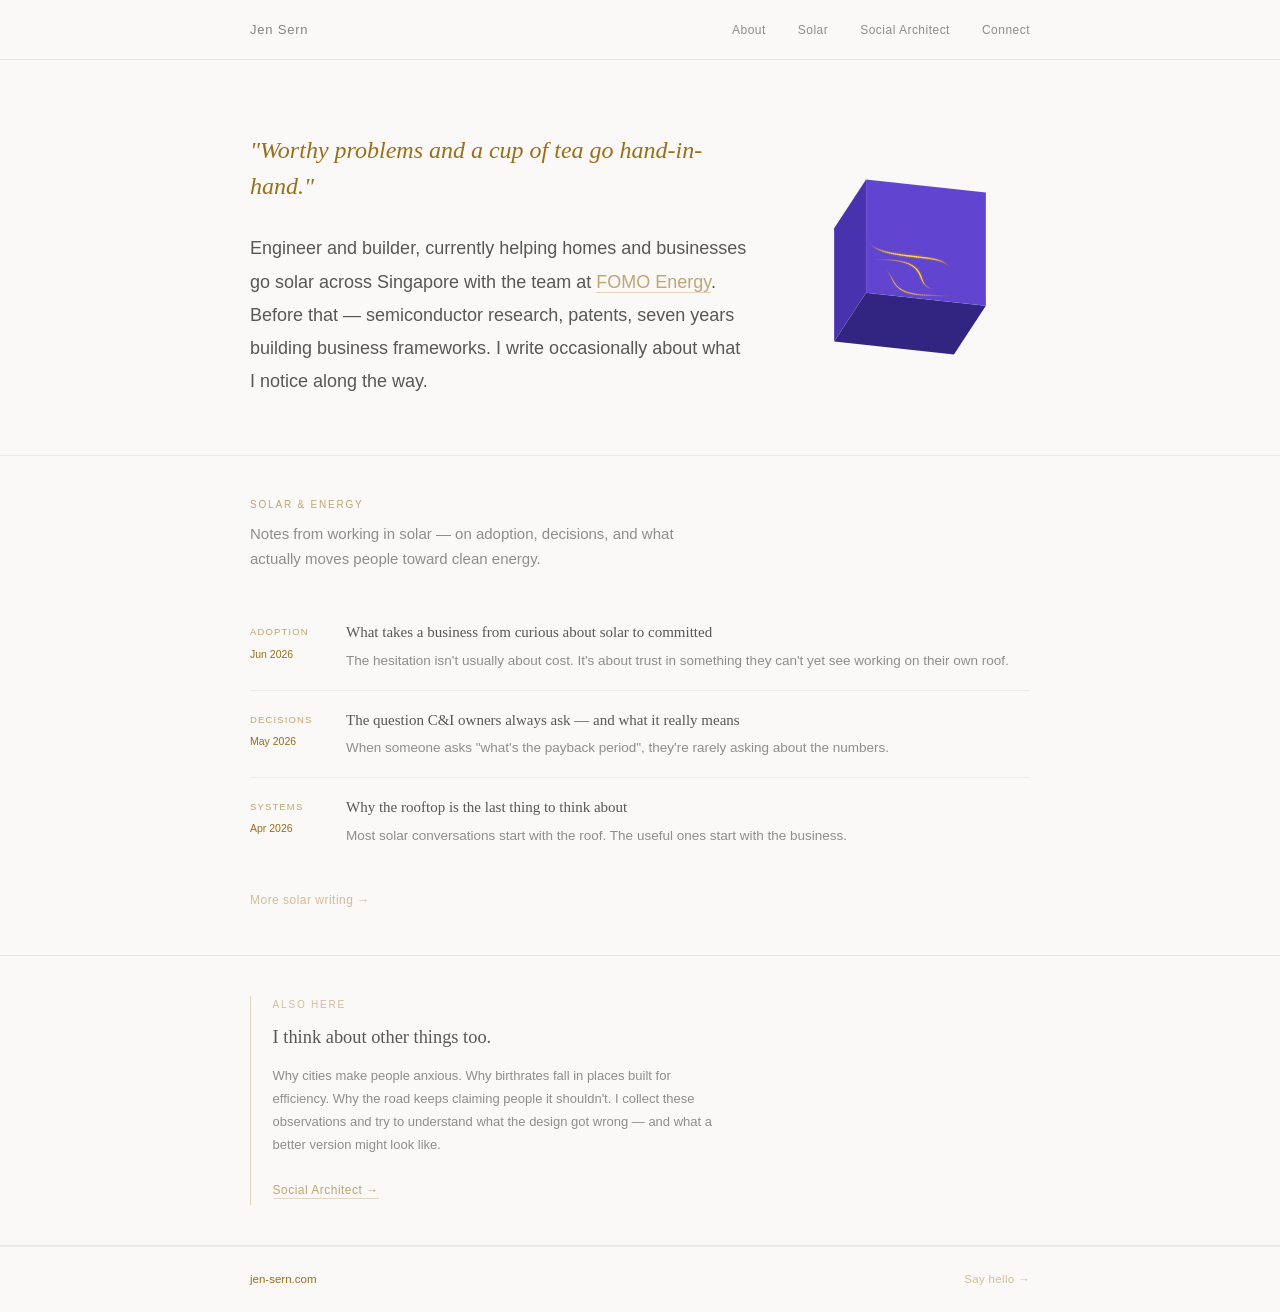
<file: index.html>
<!DOCTYPE html>
<html lang="en">
<head>
  <meta charset="UTF-8">
  <meta name="viewport" content="width=device-width, initial-scale=1.0">
  <title>Jen Sern — Engineer, Builder, Observer</title>
  <meta name="description" content="Engineer and builder working in solar energy across Singapore. Occasional writer on clean energy, cities, and the systems that shape how we live.">
  <meta property="og:title" content="Jen Sern">
  <meta property="og:description" content="Engineer and builder working in solar energy across Singapore.">
  <meta property="og:url" content="https://jen-sern.com">
  <meta property="og:type" content="website">
  <link rel="canonical" href="https://jen-sern.com">
  <link rel="stylesheet" href="css/style.css">
</head>
<body>

  <nav>
    <div class="container">
      <span class="nav-name">Jen Sern</span>
      <div class="nav-links">
        <a href="about.html">About</a>
        <a href="solar/">Solar</a>
        <a href="social-architect/">Social Architect</a>
        <a href="about.html#connect">Connect</a>
      </div>
    </div>
  </nav>

  <main>

    <section class="hero">
      <div class="container">
        <div class="hero-layout">
          <div class="hero-text">
            <div class="hero-quote">"Worthy problems and a cup of tea go hand-in-hand."</div>
            <div class="hero-body">
              Engineer and builder, currently helping homes and businesses go solar across Singapore with the team at <a href="https://fomo.energy" target="_blank" rel="noopener">FOMO Energy</a>. Before that — semiconductor research, patents, seven years building business frameworks. I write occasionally about what I notice along the way.
            </div>
          </div>
          <div class="hero-cube">
            <canvas id="impactCube" width="220" height="220"></canvas>
          </div>
        </div>
      </div>
    </section>

    <style>
    .hero-layout {
      display: grid;
      grid-template-columns: 1fr 240px;
      gap: 2.5rem;
      align-items: center;
    }
    .hero-text { min-width: 0; }
    .hero-cube {
      display: flex;
      align-items: center;
      justify-content: center;
    }
    .hero-cube canvas {
      display: block;
      opacity: 0.92;
    }
    @media (max-width: 640px) {
      .hero-layout {
        grid-template-columns: 1fr;
        gap: 1.5rem;
      }
      .hero-cube {
        justify-content: center;
      }
      .hero-cube canvas {
        width: 160px !important;
        height: 160px !important;
      }
    }
    </style>

    <script>
    (function(){
    var V={
      dot:function(a,b){return a[0]*b[0]+a[1]*b[1]+a[2]*b[2];},
      cross:function(a,b){return[a[1]*b[2]-a[2]*b[1],a[2]*b[0]-a[0]*b[2],a[0]*b[1]-a[1]*b[0]];},
      norm:function(v){var l=Math.sqrt(v[0]*v[0]+v[1]*v[1]+v[2]*v[2]);return l?[v[0]/l,v[1]/l,v[2]/l]:[0,1,0];}
    };
    function rot(v,ax,a){
      var c=Math.cos(a),s=Math.sin(a),d=V.dot(v,ax),cr=V.cross(ax,v);
      return[v[0]*c+cr[0]*s+ax[0]*d*(1-c),v[1]*c+cr[1]*s+ax[1]*d*(1-c),v[2]*c+cr[2]*s+ax[2]*d*(1-c)];
    }
    var camDir=V.norm([1,0.63,1]);
    var camRight=V.norm(V.cross([0,1,0],camDir));
    var camUp=V.cross(camDir,camRight);
    function proj(pt,S,cx,cy){return[cx+V.dot(pt,camRight)*S,cy-V.dot(pt,camUp)*S];}
    var BASE=[[-1,-1,-1],[1,-1,-1],[1,1,-1],[-1,1,-1],[-1,-1,1],[1,-1,1],[1,1,1],[-1,1,1]];
    var FACES=[
      {v:[0,1,2,3],n:[0,0,-1]},{v:[5,4,7,6],n:[0,0,1]},
      {v:[4,0,3,7],n:[-1,0,0]},{v:[1,5,6,2],n:[1,0,0]},
      {v:[4,5,1,0],n:[0,-1,0]},{v:[3,2,6,7],n:[0,1,0]},
    ];
    var COLORS=['#5535CC','#2E1890','#3A22A8','#4830C0','#221478','#6045D8'];
    var canvas=document.getElementById('impactCube');
    if(!canvas)return;
    var ctx=canvas.getContext('2d');
    var CX=110,CY=112,S=62;
    var axis=[0,1,0];
    var corners=BASE.map(function(v){return v.slice();});
    var faceNorms=FACES.map(function(f){return f.n.slice();});
    var STREAKS=[
      {y:0.20,amp:0.22,freq:1.8,ph:0.0,spd:0.50,w:1.4,a:0.92},
      {y:-0.10,amp:0.22,freq:1.8,ph:Math.PI*0.7,spd:0.50,w:1.2,a:0.82},
      {y:-0.34,amp:0.18,freq:1.9,ph:Math.PI*1.4,spd:0.52,w:1.0,a:0.68},
    ];
    var N=55,time=0;
    function drawStreak(s){
      var pts=[];
      for(var i=0;i<=N;i++){
        var t=i/N,x=-0.85+t*1.70;
        var z=s.amp*Math.sin(t*Math.PI*s.freq+s.ph+time*s.spd);
        var y=s.y+0.022*Math.sin(t*Math.PI*2.2+time*0.38);
        pts.push(proj([x,y,z],S,CX,CY));
      }
      ctx.lineCap='round';ctx.lineJoin='round';
      for(var i=0;i<pts.length-1;i++){
        var t=i/(pts.length-1),tp=Math.sin(t*Math.PI);
        ctx.beginPath();ctx.moveTo(pts[i][0],pts[i][1]);ctx.lineTo(pts[i+1][0],pts[i+1][1]);
        ctx.strokeStyle='rgba(200,140,20,'+(s.a*0.13*tp)+')';
        ctx.lineWidth=s.w*3.2*tp;ctx.stroke();
      }
      for(var i=0;i<pts.length-1;i++){
        var t=i/(pts.length-1),tp=Math.sin(t*Math.PI),m=0.3+0.7*tp;
        ctx.beginPath();ctx.moveTo(pts[i][0],pts[i][1]);ctx.lineTo(pts[i+1][0],pts[i+1][1]);
        ctx.strokeStyle='rgba('+(Math.round(190+m*55))+','+(Math.round(130+m*70))+',20,'+(s.a*0.88*tp)+')';
        ctx.lineWidth=s.w*tp;ctx.stroke();
      }
      ctx.globalCompositeOperation='lighter';
      for(var i=0;i<pts.length-1;i++){
        var t=i/(pts.length-1),tp=Math.sin(t*Math.PI);
        if(tp<0.15)continue;
        ctx.beginPath();ctx.moveTo(pts[i][0],pts[i][1]);ctx.lineTo(pts[i+1][0],pts[i+1][1]);
        ctx.strokeStyle='rgba(255,228,95,'+(s.a*0.30*tp)+')';
        ctx.lineWidth=s.w*0.28*tp;ctx.stroke();
      }
      ctx.globalCompositeOperation='source-over';
    }
    function convexHull(pts){
      var n=pts.length;if(n<3)return pts;
      var start=0;
      for(var i=1;i<n;i++)if(pts[i][0]<pts[start][0])start=i;
      var hull=[],cur=start,count=0;
      do{
        hull.push(pts[cur]);var nxt=(cur+1)%n;
        for(var i=0;i<n;i++){
          var cross=(pts[nxt][0]-pts[cur][0])*(pts[i][1]-pts[cur][1])-(pts[nxt][1]-pts[cur][1])*(pts[i][0]-pts[cur][0]);
          if(cross<0)nxt=i;
        }
        cur=nxt;count++;
      }while(cur!==start&&count<=n);
      return hull;
    }
    function frame(){
      requestAnimationFrame(frame);
      ctx.clearRect(0,0,220,220);
      time+=0.010;
      corners=corners.map(function(v){return rot(v,axis,0.007);});
      faceNorms=faceNorms.map(function(n){return rot(n,axis,0.007);});
      var pc=corners.map(function(v){return proj(v,S,CX,CY);});
      var fd=FACES.map(function(f,fi){
        var depth=f.v.reduce(function(s,i){return s+corners[i][2];},0)/4;
        var visible=V.dot(faceNorms[fi],camDir)<0;
        return{fi:fi,v:f.v,depth:depth,visible:visible};
      });
      fd.sort(function(a,b){return b.depth-a.depth;});
      fd.forEach(function(d){
        if(!d.visible)return;
        ctx.beginPath();
        var p=pc[d.v[0]];ctx.moveTo(p[0],p[1]);
        for(var k=1;k<4;k++){var q=pc[d.v[k]];ctx.lineTo(q[0],q[1]);}
        ctx.closePath();
        ctx.fillStyle=COLORS[d.fi];ctx.fill();
        ctx.strokeStyle='rgba(255,255,255,0.06)';ctx.lineWidth=0.6;ctx.stroke();
      });
      var hull=convexHull(pc);
      ctx.save();
      ctx.beginPath();
      ctx.moveTo(hull[0][0],hull[0][1]);
      for(var i=1;i<hull.length;i++)ctx.lineTo(hull[i][0],hull[i][1]);
      ctx.closePath();ctx.clip();
      STREAKS.forEach(function(s){drawStreak(s);});
      ctx.restore();
    }
    frame();
    })();
    </script>

    <section class="section">
      <div class="container">
        <div class="section-label">Solar &amp; Energy</div>
        <div class="section-desc">Notes from working in solar — on adoption, decisions, and what actually moves people toward clean energy.</div>

        <div class="post-list">

          <a href="solar/what-takes-a-business-from-curious-to-committed.html" class="post-item">
            <div class="post-meta">
              <span class="post-tag">Adoption</span>
              <span class="post-date">Jun 2026</span>
            </div>
            <div>
              <div class="post-title">What takes a business from curious about solar to committed</div>
              <div class="post-excerpt">The hesitation isn't usually about cost. It's about trust in something they can't yet see working on their own roof.</div>
            </div>
          </a>

          <a href="solar/the-question-ci-owners-always-ask.html" class="post-item">
            <div class="post-meta">
              <span class="post-tag">Decisions</span>
              <span class="post-date">May 2026</span>
            </div>
            <div>
              <div class="post-title">The question C&amp;I owners always ask — and what it really means</div>
              <div class="post-excerpt">When someone asks "what's the payback period", they're rarely asking about the numbers.</div>
            </div>
          </a>

          <a href="solar/why-the-rooftop-is-the-last-thing-to-think-about.html" class="post-item">
            <div class="post-meta">
              <span class="post-tag">Systems</span>
              <span class="post-date">Apr 2026</span>
            </div>
            <div>
              <div class="post-title">Why the rooftop is the last thing to think about</div>
              <div class="post-excerpt">Most solar conversations start with the roof. The useful ones start with the business.</div>
            </div>
          </a>

        </div>
        <a href="solar/" class="section-more">More solar writing →</a>
      </div>
    </section>

    <section class="sa-teaser">
      <div class="container">
        <div class="sa-inner">
          <div class="sa-eyebrow">Also here</div>
          <div class="sa-headline">I think about other things too.</div>
          <div class="sa-body">
            Why cities make people anxious. Why birthrates fall in places built for efficiency. Why the road keeps claiming people it shouldn't. I collect these observations and try to understand what the design got wrong — and what a better version might look like.
          </div>
          <a href="social-architect/" class="sa-link">Social Architect →</a>
        </div>
      </div>
    </section>

  </main>

  <footer>
    <div class="container">
      <span class="footer-left">jen-sern.com</span>
      <a href="about.html#connect" class="footer-right">Say hello →</a>
    </div>
  </footer>

</body>
</html>
</file>
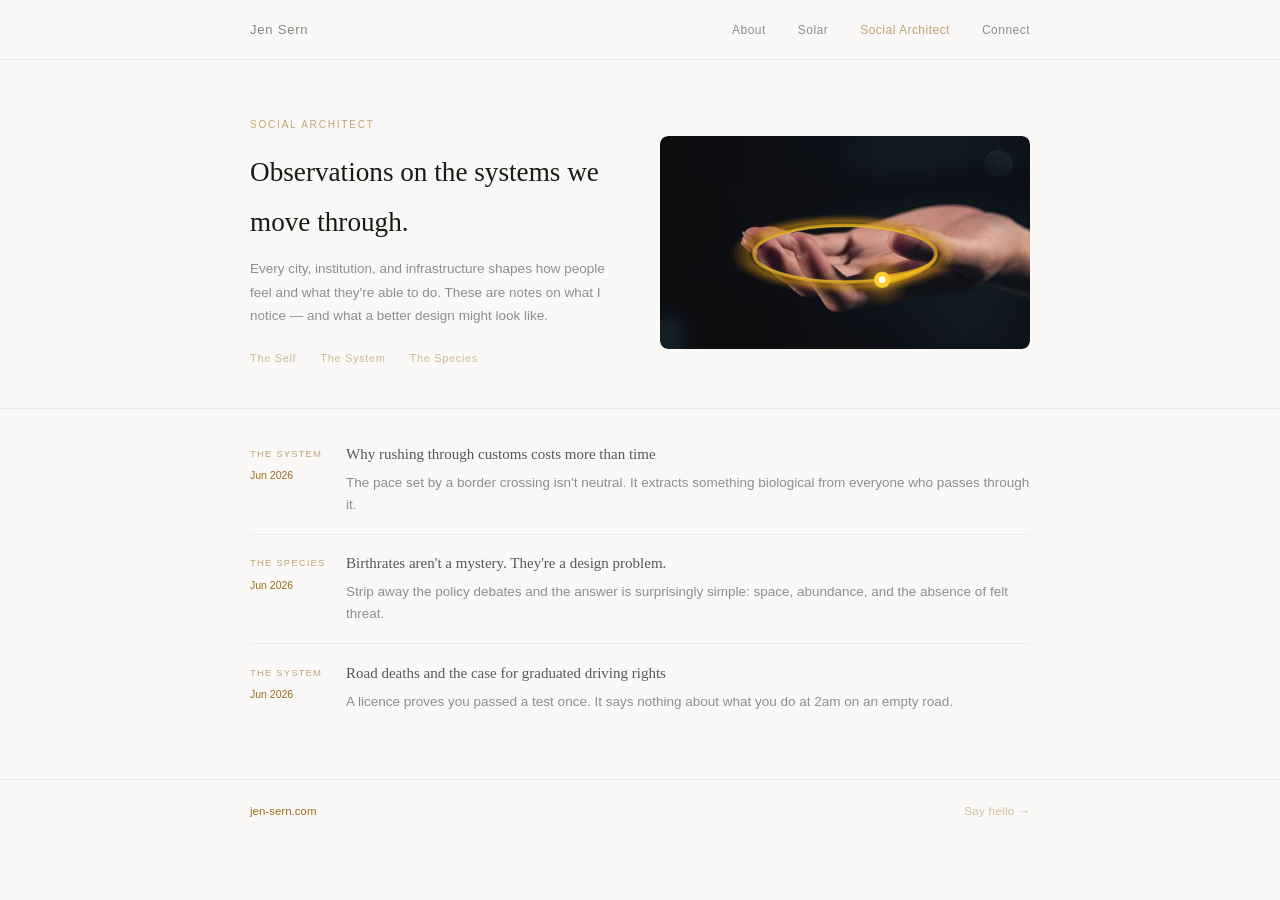
<file: social-architect/index.html>
<!DOCTYPE html>
<html lang="en">
<head>
  <meta charset="UTF-8">
  <meta name="viewport" content="width=device-width, initial-scale=1.0">
  <title>Social Architect — Jen Sern</title>
  <meta name="description" content="Observations on the systems we move through every day — and what they quietly do to us. Notes on cities, infrastructure, and human flourishing.">
  <link rel="canonical" href="https://jen-sern.com/social-architect/">
  <link rel="stylesheet" href="../css/style.css">
  <style>
    .sa-hero-layout {
      display: grid;
      grid-template-columns: 1fr 1fr;
      gap: 2.5rem;
      align-items: center;
      width: 100%;
    }
    .sa-hero-text { min-width: 0; }
    .sa-hero-visual {
      display: flex;
      align-items: center;
      justify-content: center;
    }
    .sa-hand-wrap {
      position: relative;
      width: 100%;
      max-width: 400px;
      border-radius: 8px;
      overflow: hidden;
      display: block;
    }
    .sa-hand-img {
      width: 100%;
      padding-bottom: 57.6%;
      display: block;
      border-radius: 8px;
      background-image: url('[data-uri]');
      background-size: cover;
      background-position: center;
    }
    .sa-hand-canvas {
      position: absolute;
      top: 0; left: 0;
      width: 100% !important;
      height: 100% !important;
      pointer-events: none;
    }
    @media (max-width: 640px) {
      .sa-hero-layout { grid-template-columns: 1fr; }
      .sa-hero-visual { margin-top: 1.5rem; }
    }
  </style>
<!-- v2 -->
</head>
<body>

  <nav>
    <div class="container">
      <a href="../index.html" class="nav-name">Jen Sern</a>
      <div class="nav-links">
        <a href="../about.html">About</a>
        <a href="../solar/">Solar</a>
        <a href="../social-architect/" class="active">Social Architect</a>
        <a href="../about.html#connect">Connect</a>
      </div>
    </div>
  </nav>

  <main>

    <div class="listing-header">
      <div class="container">
        <div class="sa-hero-layout">
          <div class="sa-hero-text">
            <div class="section-label" style="margin-bottom: 0.75rem;">Social Architect</div>
            <h1>Observations on the systems we move through.</h1>
            <p>Every city, institution, and infrastructure shapes how people feel and what they're able to do. These are notes on what I notice — and what a better design might look like.</p>
            <div style="margin-top: 1.25rem; display: flex; gap: 1.5rem; font-size: 11px; color: rgba(154,110,26,0.45); letter-spacing: 0.06em;">
              <span>The Self</span>
              <span>The System</span>
              <span>The Species</span>
            </div>
          </div>
          <div class="sa-hero-visual">
            <div class="sa-hand-wrap">
              <div class="sa-hand-img" role="img" aria-label="Open palm"></div>
              <canvas id="saHandCanvas" class="sa-hand-canvas"></canvas>
            </div>
          </div>
        </div>
      </div>
    </div>



<div class="listing-posts">
      <div class="container">
        <div class="post-list">
          <a href="why-rushing-through-customs-costs-more-than-time.html" class="post-item">
            <div class="post-meta">
              <span class="post-tag">The System</span>
              <span class="post-date">Jun 2026</span>
            </div>
            <div>
              <div class="post-title">Why rushing through customs costs more than time</div>
              <div class="post-excerpt">The pace set by a border crossing isn't neutral. It extracts something biological from everyone who passes through it.</div>
            </div>
          </a>

          <a href="birthrates-are-not-a-mystery.html" class="post-item">
            <div class="post-meta">
              <span class="post-tag">The Species</span>
              <span class="post-date">Jun 2026</span>
            </div>
            <div>
              <div class="post-title">Birthrates aren't a mystery. They're a design problem.</div>
              <div class="post-excerpt">Strip away the policy debates and the answer is surprisingly simple: space, abundance, and the absence of felt threat.</div>
            </div>
          </a>

          <a href="road-deaths-and-graduated-driving-rights.html" class="post-item">
            <div class="post-meta">
              <span class="post-tag">The System</span>
              <span class="post-date">Jun 2026</span>
            </div>
            <div>
              <div class="post-title">Road deaths and the case for graduated driving rights</div>
              <div class="post-excerpt">A licence proves you passed a test once. It says nothing about what you do at 2am on an empty road.</div>
            </div>
          </a>

        </div>
      </div>
    </div>

  </main>

  <footer>
    <div class="container">
      <span class="footer-left">jen-sern.com</span>
      <a href="../about.html#connect" class="footer-right">Say hello →</a>
    </div>
  </footer>

  <script>
  (function(){
    var canvas = document.getElementById('saHandCanvas');
    if (!canvas) return;
    var ctx = canvas.getContext('2d');
    function setSize(){
      var wrap = canvas.parentElement;
      var r = wrap.getBoundingClientRect();
      canvas.width = r.width;
      canvas.height = r.height;
    }
    setSize();
    window.addEventListener('resize', setSize);

    var pulseAngle = 0;

    function getRing(){
      var r = canvas.parentElement.getBoundingClientRect();
      var scaleX = r.width / 600;
      var scaleY = r.height / 344;
      return {
        cx: 300 * scaleX,
        cy: 190 * scaleY,
        rx: 148 * scaleX,
        ry: 46 * scaleY
      };
    }

    function drawRing(ring){
      ctx.save();
      ctx.translate(ring.cx, ring.cy);
      for (var i=5; i>=1; i--){
        ctx.beginPath();
        ctx.ellipse(0,0,ring.rx+i*4,ring.ry+i*1.5,0,0,Math.PI*2);
        ctx.strokeStyle='rgba(200,140,20,'+(0.05*(6-i))+')';
        ctx.lineWidth=8; ctx.stroke();
      }
      ctx.beginPath();
      ctx.ellipse(0,0,ring.rx,ring.ry,0,0,Math.PI*2);
      ctx.strokeStyle='rgba(215,160,25,0.80)';
      ctx.lineWidth=3; ctx.stroke();
      ctx.beginPath();
      ctx.ellipse(0,0,ring.rx-2,ring.ry-1,0,0,Math.PI*2);
      ctx.strokeStyle='rgba(255,220,80,0.45)';
      ctx.lineWidth=1.2; ctx.stroke();
      ctx.restore();
    }

    function getPulsePos(angle, ring){
      return {
        x: ring.cx + ring.rx * Math.cos(angle),
        y: ring.cy + ring.ry * Math.sin(angle)
      };
    }

    function drawPulse(angle, ring){
      var TRAIL=36;
      for (var i=TRAIL; i>=1; i--){
        var tp=getPulsePos(angle-i*0.040, ring);
        var frac=1-i/TRAIL;
        ctx.beginPath();
        ctx.arc(tp.x,tp.y,5*frac,0,Math.PI*2);
        ctx.fillStyle='rgba(255,'+(Math.round(160+55*frac))+',30,'+(frac*0.55)+')';
        ctx.fill();
      }
      var pos=getPulsePos(angle, ring);
      var grd=ctx.createRadialGradient(pos.x,pos.y,0,pos.x,pos.y,28);
      grd.addColorStop(0,'rgba(255,220,80,0.85)');
      grd.addColorStop(0.35,'rgba(230,165,30,0.40)');
      grd.addColorStop(1,'rgba(200,100,10,0)');
      ctx.beginPath(); ctx.arc(pos.x,pos.y,28,0,Math.PI*2);
      ctx.fillStyle=grd; ctx.fill();
      ctx.beginPath(); ctx.arc(pos.x,pos.y,8,0,Math.PI*2);
      ctx.fillStyle='#FFCC30'; ctx.fill();
      ctx.beginPath(); ctx.arc(pos.x,pos.y,3.5,0,Math.PI*2);
      ctx.fillStyle='#FFFBE8'; ctx.fill();
    }

    function frame(){
      requestAnimationFrame(frame);
      setSize();
      ctx.clearRect(0,0,canvas.width,canvas.height);
      var ring = getRing();
      pulseAngle += 0.018;
      drawRing(ring);
      drawPulse(pulseAngle, ring);
    }
    frame();
  })();
  </script>
</body>
</html>
</file>
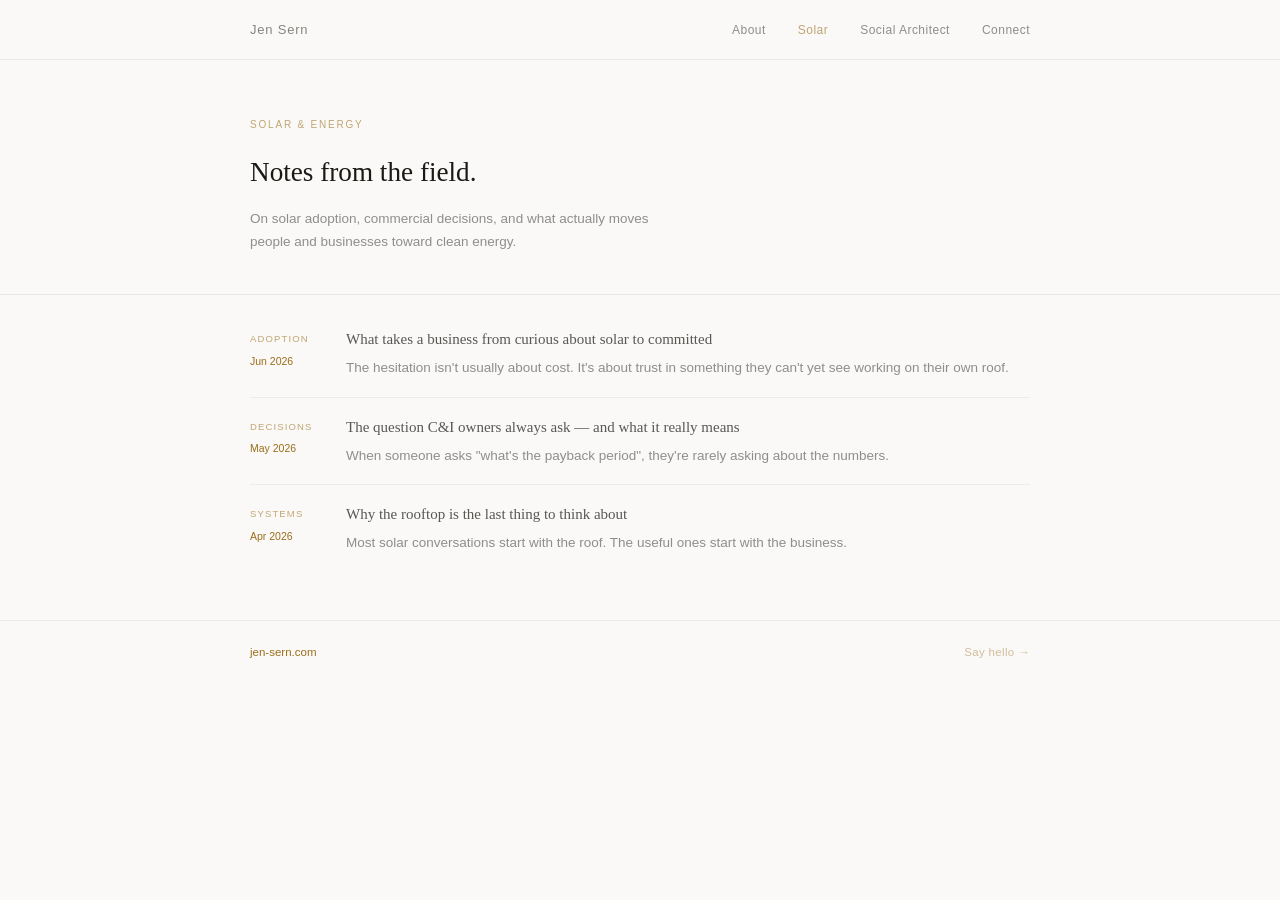
<file: solar/index.html>
<!DOCTYPE html>
<html lang="en">
<head>
  <meta charset="UTF-8">
  <meta name="viewport" content="width=device-width, initial-scale=1.0">
  <title>Solar &amp; Energy — Jen Sern</title>
  <meta name="description" content="Notes from working in solar — on adoption, decisions, and what actually moves people toward clean energy in Singapore.">
  <link rel="canonical" href="https://jen-sern.com/solar/">
  <link rel="stylesheet" href="../css/style.css">
</head>
<body>

  <nav>
    <div class="container">
      <a href="../index.html" class="nav-name">Jen Sern</a>
      <div class="nav-links">
        <a href="../about.html">About</a>
        <a href="../solar/" class="active">Solar</a>
        <a href="../social-architect/">Social Architect</a>
        <a href="../about.html#connect">Connect</a>
      </div>
    </div>
  </nav>

  <main>

    <div class="listing-header">
      <div class="container">
        <div class="section-label" style="margin-bottom: 0.75rem;">Solar &amp; Energy</div>
        <h1>Notes from the field.</h1>
        <p>On solar adoption, commercial decisions, and what actually moves people and businesses toward clean energy.</p>
      </div>
    </div>

    <div class="listing-posts">
      <div class="container">
        <div class="post-list">

          <a href="what-takes-a-business-from-curious-to-committed.html" class="post-item">
            <div class="post-meta">
              <span class="post-tag">Adoption</span>
              <span class="post-date">Jun 2026</span>
            </div>
            <div>
              <div class="post-title">What takes a business from curious about solar to committed</div>
              <div class="post-excerpt">The hesitation isn't usually about cost. It's about trust in something they can't yet see working on their own roof.</div>
            </div>
          </a>

          <a href="the-question-ci-owners-always-ask.html" class="post-item">
            <div class="post-meta">
              <span class="post-tag">Decisions</span>
              <span class="post-date">May 2026</span>
            </div>
            <div>
              <div class="post-title">The question C&amp;I owners always ask — and what it really means</div>
              <div class="post-excerpt">When someone asks "what's the payback period", they're rarely asking about the numbers.</div>
            </div>
          </a>

          <a href="why-the-rooftop-is-the-last-thing-to-think-about.html" class="post-item">
            <div class="post-meta">
              <span class="post-tag">Systems</span>
              <span class="post-date">Apr 2026</span>
            </div>
            <div>
              <div class="post-title">Why the rooftop is the last thing to think about</div>
              <div class="post-excerpt">Most solar conversations start with the roof. The useful ones start with the business.</div>
            </div>
          </a>

        </div>
      </div>
    </div>

  </main>

  <footer>
    <div class="container">
      <span class="footer-left">jen-sern.com</span>
      <a href="../about.html#connect" class="footer-right">Say hello →</a>
    </div>
  </footer>

</body>
</html>
</file>
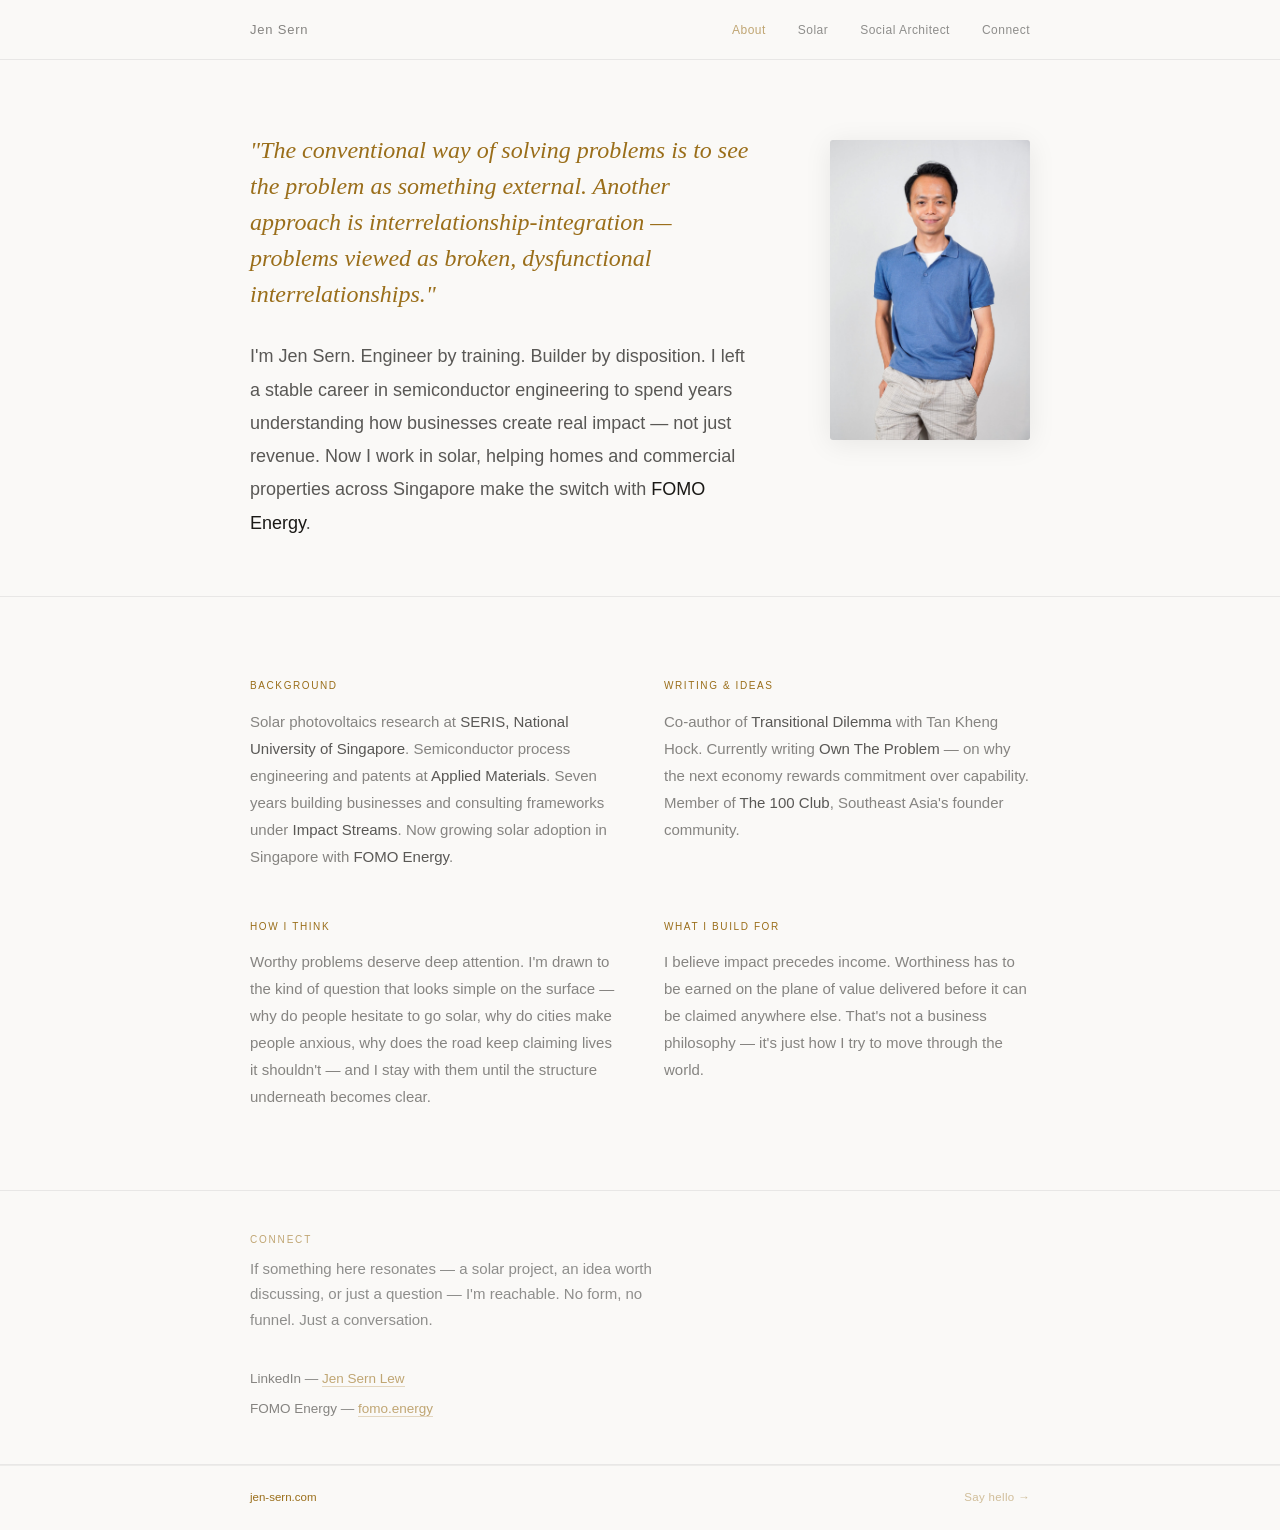
<file: about.html>
<!DOCTYPE html>
<html lang="en">
<head>
  <meta charset="UTF-8">
  <meta name="viewport" content="width=device-width, initial-scale=1.0">
  <title>About — Jen Sern</title>
  <meta name="description" content="Engineer, builder, and observer of the systems that shape how we live. Working in solar energy in Singapore.">
  <link rel="canonical" href="https://jen-sern.com/about.html">
  <link rel="stylesheet" href="css/style.css">
  <style>
    .about-hero-layout {
      display: grid;
      grid-template-columns: 1fr 220px;
      gap: 3rem;
      align-items: start;
    }
    .about-hero-text { min-width: 0; }
    .about-hero-portrait {
      display: flex;
      justify-content: flex-end;
      align-items: flex-start;
      padding-top: 0.5rem;
    }
    .about-hero-portrait img {
      width: 200px;
      height: auto;
      max-height: 360px;
      border-radius: 3px;
      display: block;
      box-shadow: 0 4px 28px rgba(0,0,0,0.08);
      object-fit: cover;
      object-position: center top;
    }
    @media (max-width: 640px) {
      .about-hero-layout {
        grid-template-columns: 1fr;
        gap: 1.5rem;
      }
      .about-hero-portrait {
        justify-content: center;
        padding-top: 0;
      }
      .about-hero-portrait img {
        width: 160px;
        max-height: 220px;
      }
    }
  </style>
</head>
<body>

  <nav>
    <div class="container">
      <a href="index.html" class="nav-name">Jen Sern</a>
      <div class="nav-links">
        <a href="about.html" class="active">About</a>
        <a href="solar/">Solar</a>
        <a href="social-architect/">Social Architect</a>
        <a href="#connect">Connect</a>
      </div>
    </div>
  </nav>

  <main>

    <section class="hero">
      <div class="container">
        <div class="about-hero-layout">
          <div class="about-hero-text">
            <div class="hero-quote">"The conventional way of solving problems is to see the problem as something external. Another approach is interrelationship-integration — problems viewed as broken, dysfunctional interrelationships."</div>
            <div class="hero-body">
              I'm Jen Sern. Engineer by training. Builder by disposition. I left a stable career in semiconductor engineering to spend years understanding how businesses create real impact — not just revenue. Now I work in solar, helping homes and commercial properties across Singapore make the switch with <em>FOMO Energy</em>.
            </div>
          </div>
          <div class="about-hero-portrait">
            <img src="js_portrait_web.jpg" alt="Jen Sern" />
          </div>
        </div>
      </div>
    </section>

    <section class="section">
      <div class="container">
        <div class="about-grid">

          <div class="about-block">
            <div class="about-label">Background</div>
            <div class="about-text">
              Solar photovoltaics research at <em>SERIS, National University of Singapore</em>. Semiconductor process engineering and patents at <em>Applied Materials</em>. Seven years building businesses and consulting frameworks under <em>Impact Streams</em>. Now growing solar adoption in Singapore with <em>FOMO Energy</em>.
            </div>
          </div>

          <div class="about-block">
            <div class="about-label">Writing &amp; ideas</div>
            <div class="about-text">
              Co-author of <em>Transitional Dilemma</em> with Tan Kheng Hock. Currently writing <em>Own The Problem</em> — on why the next economy rewards commitment over capability. Member of <em>The 100 Club</em>, Southeast Asia's founder community.
            </div>
          </div>

          <div class="about-block">
            <div class="about-label">How I think</div>
            <div class="about-text">
              Worthy problems deserve deep attention. I'm drawn to the kind of question that looks simple on the surface — why do people hesitate to go solar, why do cities make people anxious, why does the road keep claiming lives it shouldn't — and I stay with them until the structure underneath becomes clear.
            </div>
          </div>

          <div class="about-block">
            <div class="about-label">What I build for</div>
            <div class="about-text">
              I believe impact precedes income. Worthiness has to be earned on the plane of value delivered before it can be claimed anywhere else. That's not a business philosophy — it's just how I try to move through the world.
            </div>
          </div>

        </div>
      </div>
    </section>

    <section class="section" id="connect">
      <div class="container">
        <div class="section-label">Connect</div>
        <div class="section-desc">
          If something here resonates — a solar project, an idea worth discussing, or just a question — I'm reachable. No form, no funnel. Just a conversation.
        </div>
        <div style="font-size: 13.5px; color: var(--text-muted); line-height: 2.2;">
          <div>LinkedIn — <a href="https://sg.linkedin.com/in/jensernlew" target="_blank" rel="noopener" style="color: var(--amber-muted); border-bottom: 0.5px solid var(--amber-faint);">Jen Sern Lew</a></div>
          <div>FOMO Energy — <a href="https://fomo.energy" target="_blank" rel="noopener" style="color: var(--amber-muted); border-bottom: 0.5px solid var(--amber-faint);">fomo.energy</a></div>
        </div>
      </div>
    </section>

  </main>

  <footer>
    <div class="container">
      <span class="footer-left">jen-sern.com</span>
      <a href="#connect" class="footer-right">Say hello →</a>
    </div>
  </footer>

</body>
</html>
</file>
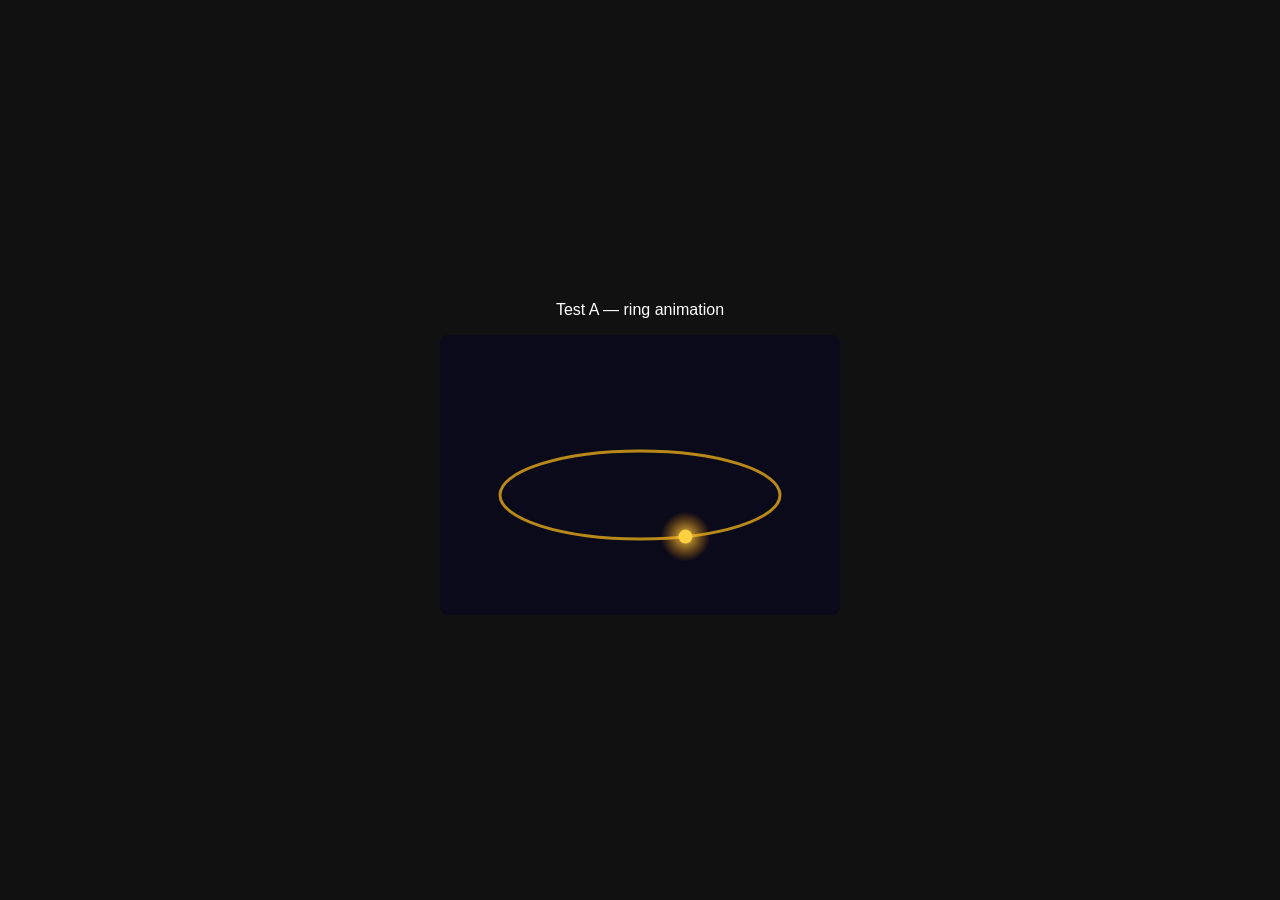
<file: test-a.html>
<!DOCTYPE html>
<html><head><meta charset="UTF-8"><title>Test A</title></head>
<body style="margin:0;background:#111;display:flex;flex-direction:column;align-items:center;justify-content:center;min-height:100vh;">
<p style="color:#fff;font-family:sans-serif;">Test A — ring animation</p>
<canvas id="c" width="400" height="280" style="background:#0a0a1a;border-radius:8px;"></canvas>
<script>
var c=document.getElementById('c'),ctx=c.getContext('2d'),a=0;
function f(){requestAnimationFrame(f);ctx.clearRect(0,0,400,280);
ctx.beginPath();ctx.ellipse(200,160,140,44,0,0,Math.PI*2);ctx.strokeStyle='rgba(215,160,25,0.85)';ctx.lineWidth=3;ctx.stroke();
var x=200+140*Math.cos(a),y=160+44*Math.sin(a);
var g=ctx.createRadialGradient(x,y,0,x,y,25);g.addColorStop(0,'rgba(255,220,80,0.9)');g.addColorStop(1,'rgba(255,140,0,0)');
ctx.beginPath();ctx.arc(x,y,25,0,Math.PI*2);ctx.fillStyle=g;ctx.fill();
ctx.beginPath();ctx.arc(x,y,7,0,Math.PI*2);ctx.fillStyle='#FFD040';ctx.fill();
a+=0.02;}
f();
</script>
</body></html>
</file>
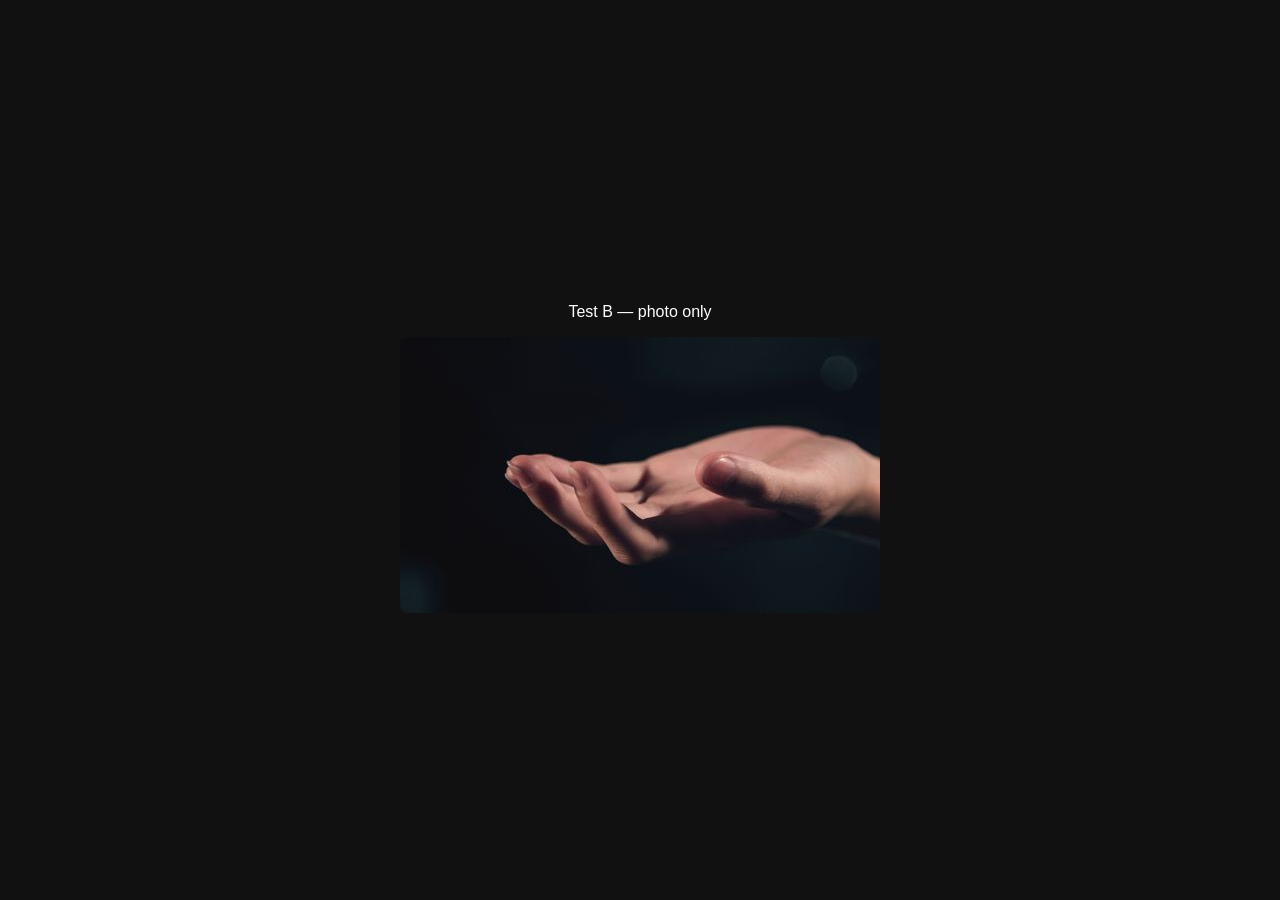
<file: test-b.html>
<!DOCTYPE html>
<html><head><meta charset="UTF-8"><title>Test B</title></head>
<body style="margin:0;background:#111;display:flex;flex-direction:column;align-items:center;justify-content:center;min-height:100vh;">
<p style="color:#fff;font-family:sans-serif;">Test B — photo only</p>
<img src="[data-uri]" style="max-width:480px;width:90%;border-radius:8px;" alt="hand">
</body></html>
</file>
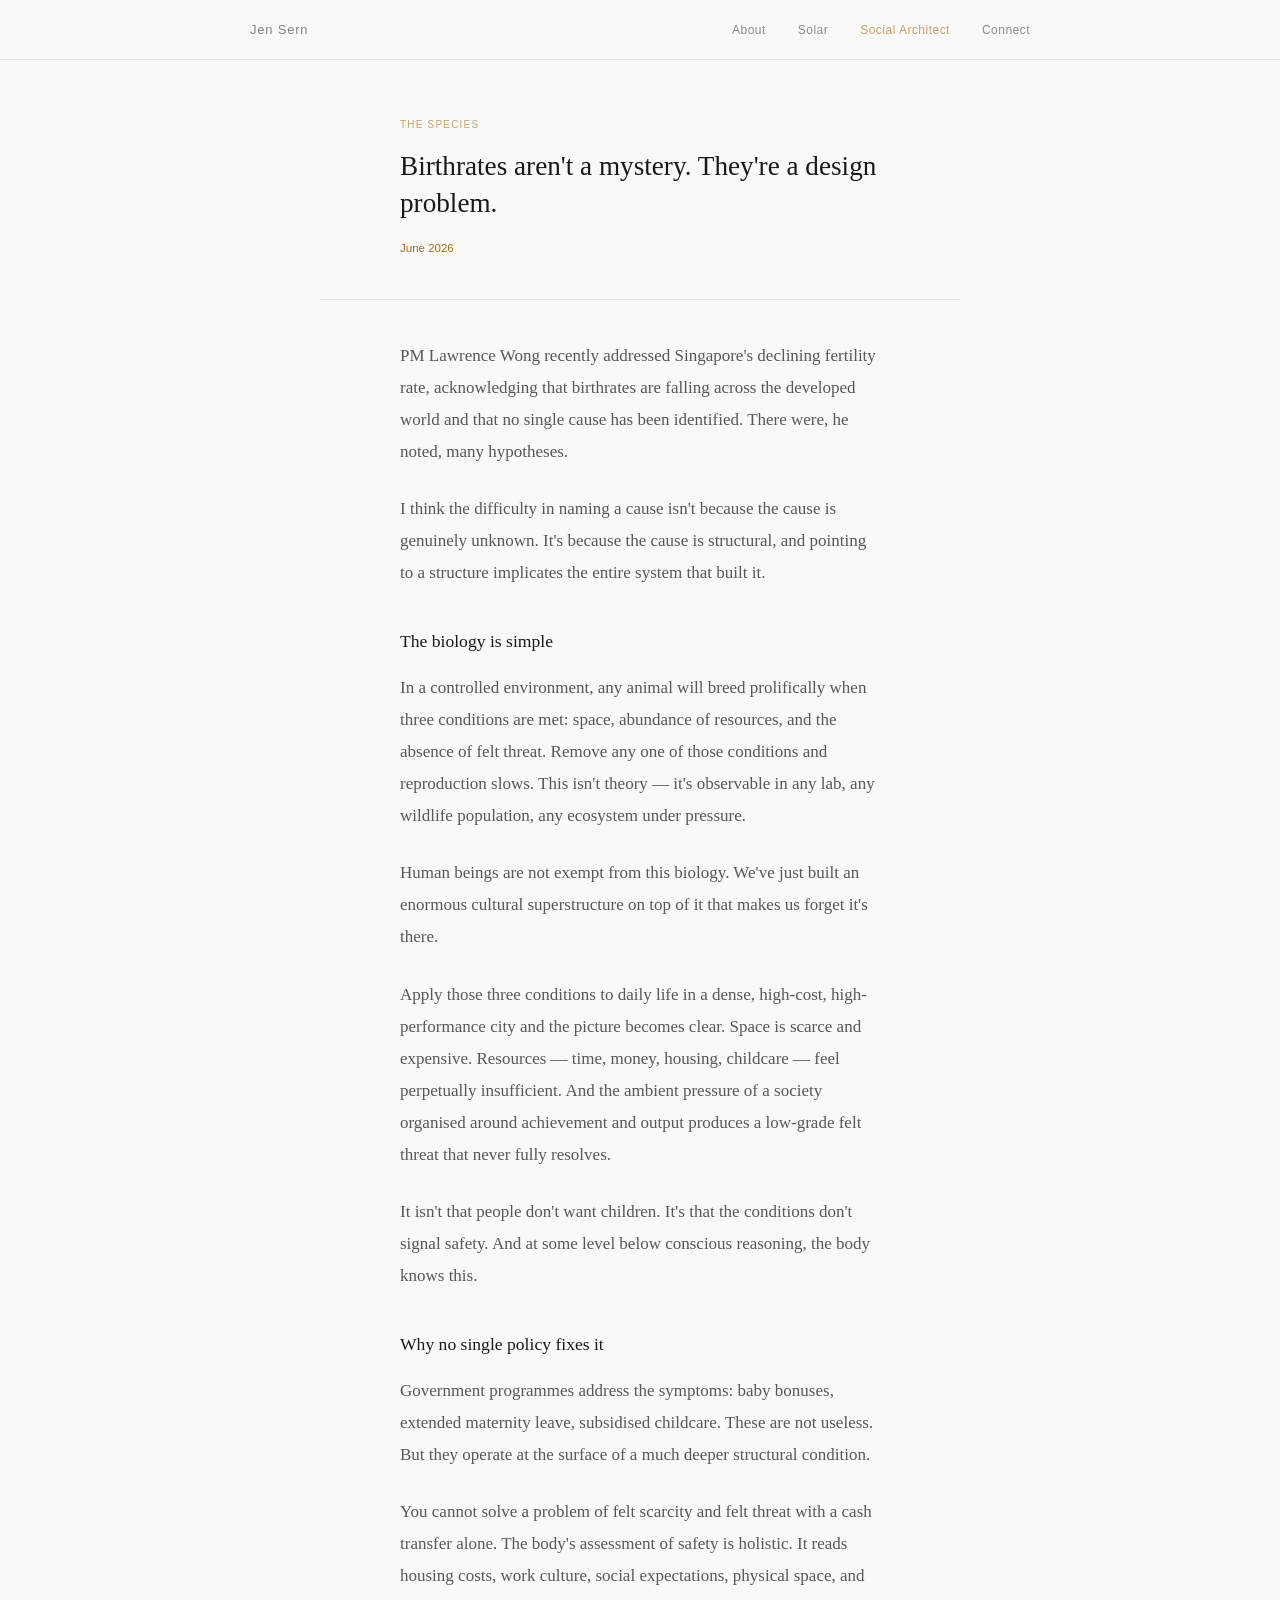
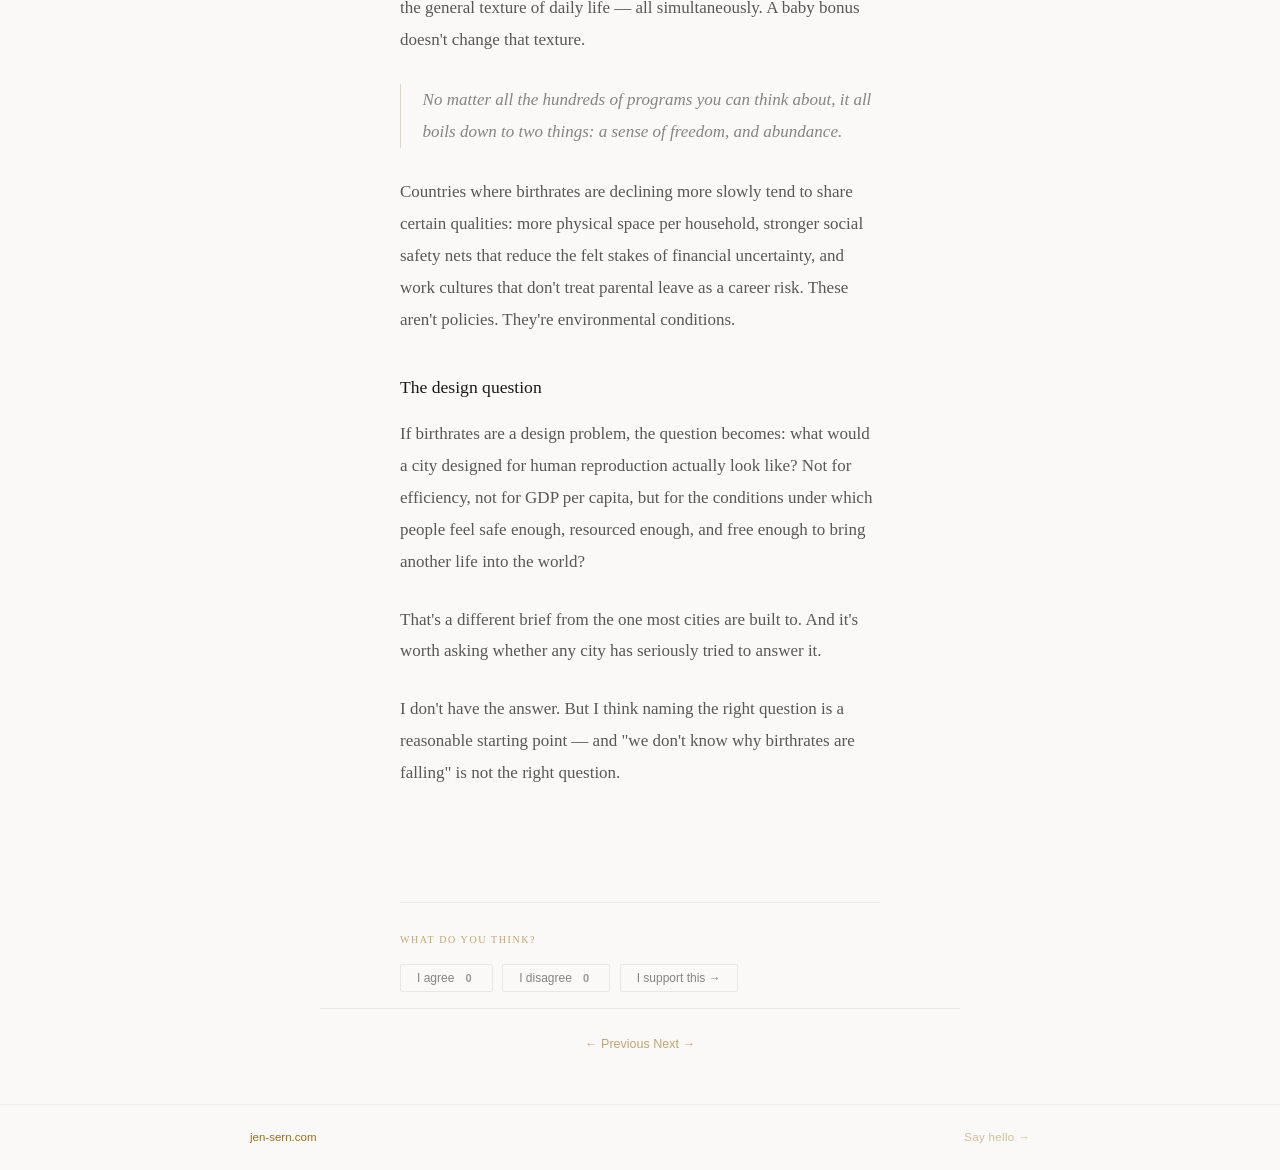
<file: social-architect/birthrates-are-not-a-mystery.html>
<!DOCTYPE html>
<html lang="en">
<head>
  <meta charset="UTF-8">
  <meta name="viewport" content="width=device-width, initial-scale=1.0">
  <title>Birthrates aren't a mystery. They're a design problem. — Jen Sern</title>
  <meta name="description" content="Strip away the policy debates and the answer is surprisingly simple: space, abundance, and the absence of felt threat.">
  <link rel="canonical" href="https://jen-sern.com/social-architect/birthrates-are-not-a-mystery.html">
  <link rel="stylesheet" href="../css/style.css">
</head>
<body>

  <nav>
    <div class="container">
      <a href="../index.html" class="nav-name">Jen Sern</a>
      <div class="nav-links">
        <a href="../about.html">About</a>
        <a href="../solar/">Solar</a>
        <a href="../social-architect/" class="active">Social Architect</a>
        <a href="../about.html#connect">Connect</a>
      </div>
    </div>
  </nav>

  <main>

    <div class="post-header">
      <div class="container">
        <span class="post-tag">The Species</span>
        <h1>Birthrates aren't a mystery. They're a design problem.</h1>
        <span class="post-date">June 2026</span>
      </div>
    </div>

    <div class="post-body">
      <div class="container">

        <p>PM Lawrence Wong recently addressed Singapore's declining fertility rate, acknowledging that birthrates are falling across the developed world and that no single cause has been identified. There were, he noted, many hypotheses.</p>

        <p>I think the difficulty in naming a cause isn't because the cause is genuinely unknown. It's because the cause is structural, and pointing to a structure implicates the entire system that built it.</p>

        <h2>The biology is simple</h2>

        <p>In a controlled environment, any animal will breed prolifically when three conditions are met: space, abundance of resources, and the absence of felt threat. Remove any one of those conditions and reproduction slows. This isn't theory — it's observable in any lab, any wildlife population, any ecosystem under pressure.</p>

        <p>Human beings are not exempt from this biology. We've just built an enormous cultural superstructure on top of it that makes us forget it's there.</p>

        <p>Apply those three conditions to daily life in a dense, high-cost, high-performance city and the picture becomes clear. Space is scarce and expensive. Resources — time, money, housing, childcare — feel perpetually insufficient. And the ambient pressure of a society organised around achievement and output produces a low-grade felt threat that never fully resolves.</p>

        <p>It isn't that people don't want children. It's that the conditions don't signal safety. And at some level below conscious reasoning, the body knows this.</p>

        <h2>Why no single policy fixes it</h2>

        <p>Government programmes address the symptoms: baby bonuses, extended maternity leave, subsidised childcare. These are not useless. But they operate at the surface of a much deeper structural condition.</p>

        <p>You cannot solve a problem of felt scarcity and felt threat with a cash transfer alone. The body's assessment of safety is holistic. It reads housing costs, work culture, social expectations, physical space, and the general texture of daily life — all simultaneously. A baby bonus doesn't change that texture.</p>

        <blockquote>No matter all the hundreds of programs you can think about, it all boils down to two things: a sense of freedom, and abundance.</blockquote>

        <p>Countries where birthrates are declining more slowly tend to share certain qualities: more physical space per household, stronger social safety nets that reduce the felt stakes of financial uncertainty, and work cultures that don't treat parental leave as a career risk. These aren't policies. They're environmental conditions.</p>

        <h2>The design question</h2>

        <p>If birthrates are a design problem, the question becomes: what would a city designed for human reproduction actually look like? Not for efficiency, not for GDP per capita, but for the conditions under which people feel safe enough, resourced enough, and free enough to bring another life into the world?</p>

        <p>That's a different brief from the one most cities are built to. And it's worth asking whether any city has seriously tried to answer it.</p>

        <p>I don't have the answer. But I think naming the right question is a reasonable starting point — and "we don't know why birthrates are falling" is not the right question.</p>

      </div>
    </div>

    <div class="post-body" style="padding-top:0;padding-bottom:0;">
      <div class="container">
    <div class="post-response">
      <div class="post-response-label">What do you think?</div>
      <div class="post-response-btns">
        <button class="pr-btn" id="btn-agree" onclick="handleResponse('agree')">
          I agree <span class="pr-count" id="count-agree">–</span>
        </button>
        <button class="pr-btn" id="btn-disagree" onclick="handleResponse('disagree')">
          I disagree <span class="pr-count" id="count-disagree">–</span>
        </button>
        <button class="pr-btn" id="btn-support" onclick="handleResponse('support')">
          I support this →
        </button>
      </div>
      <div class="post-support-form" id="supportForm" style="display:none;">
        <form action="https://formspree.io/f/xaqzboae" method="POST">
          <input type="hidden" name="post" value="birthrates-are-not-a-mystery">
          <input type="hidden" name="response" value="I support this">
          <input type="text" name="name" placeholder="Your name">
          <input type="email" name="email" placeholder="Your email *" required>
          <input type="text" name="phone" placeholder="Phone (optional)">
          <textarea name="message" placeholder="Your message..."></textarea>
          <button type="submit" class="pr-send-btn">Send →</button>
        </form>
      </div>
    </div>

    <script>
    (function() {
      var slug = 'birthrates-are-not-a-mystery';
      var NS = 'jensern-reactions';

      function loadCounts() {
        ['agree','disagree'].forEach(function(type) {
          fetch('https://api.countapi.xyz/get/' + NS + '/' + slug + '-' + type)
            .then(function(r) { return r.json(); })
            .then(function(d) {
              var el = document.getElementById('count-' + type);
              if (el) el.textContent = d.value !== null ? d.value : 0;
            })
            .catch(function() {
              var el = document.getElementById('count-' + type);
              if (el) el.textContent = '0';
            });
        });
      }

      window.handleResponse = function(type) {
        document.querySelectorAll('.pr-btn').forEach(function(b) { b.classList.remove('active'); });
        document.getElementById('btn-' + type).classList.add('active');
        document.getElementById('supportForm').style.display = type === 'support' ? 'block' : 'none';
        if (type === 'agree' || type === 'disagree') {
          var voteKey = 'vote-' + slug;
          var prevVote = sessionStorage.getItem(voteKey);
          if (prevVote === type) return;
          if (prevVote && prevVote !== type) {
            fetch('https://api.countapi.xyz/update/' + NS + '/' + slug + '-' + prevVote + '?amount=-1')
              .then(function(r) { return r.json(); })
              .then(function(d) {
                var el = document.getElementById('count-' + prevVote);
                if (el) el.textContent = Math.max(0, d.value);
              });
          }
          fetch('https://api.countapi.xyz/hit/' + NS + '/' + slug + '-' + type)
            .then(function(r) { return r.json(); })
            .then(function(d) {
              var el = document.getElementById('count-' + type);
              if (el) el.textContent = d.value;
              sessionStorage.setItem(voteKey, type);
            });
        }
      };

      loadCounts();
    })();
    </script>

      </div>
    </div>

    <div class="post-footer">
      <div class="container">
        <a href="why-rushing-through-customs-costs-more-than-time.html">← Previous</a>
        <a href="road-deaths-and-graduated-driving-rights.html">Next →</a>
      </div>
    </div>

  </main>

  <footer>
    <div class="container">
      <span class="footer-left">jen-sern.com</span>
      <a href="../about.html#connect" class="footer-right">Say hello →</a>
    </div>
  </footer>

</body>
</html>
</file>
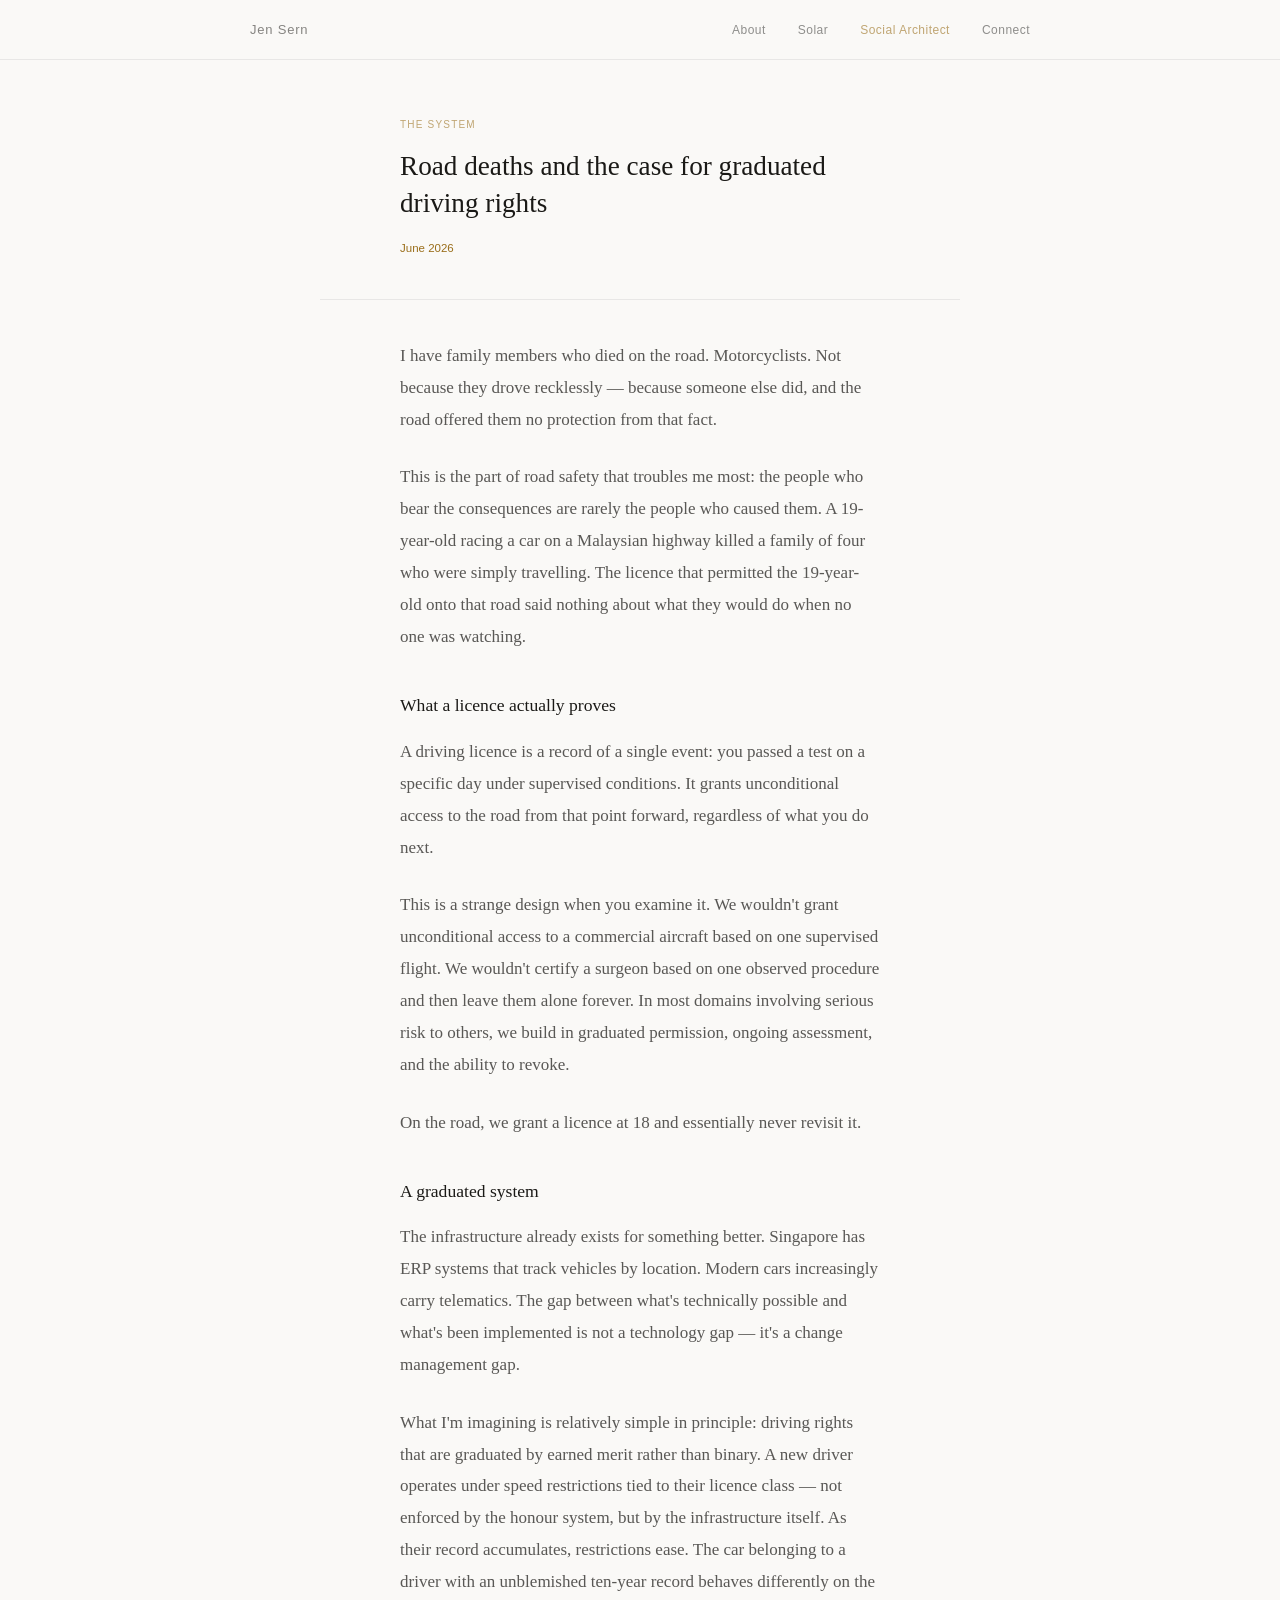
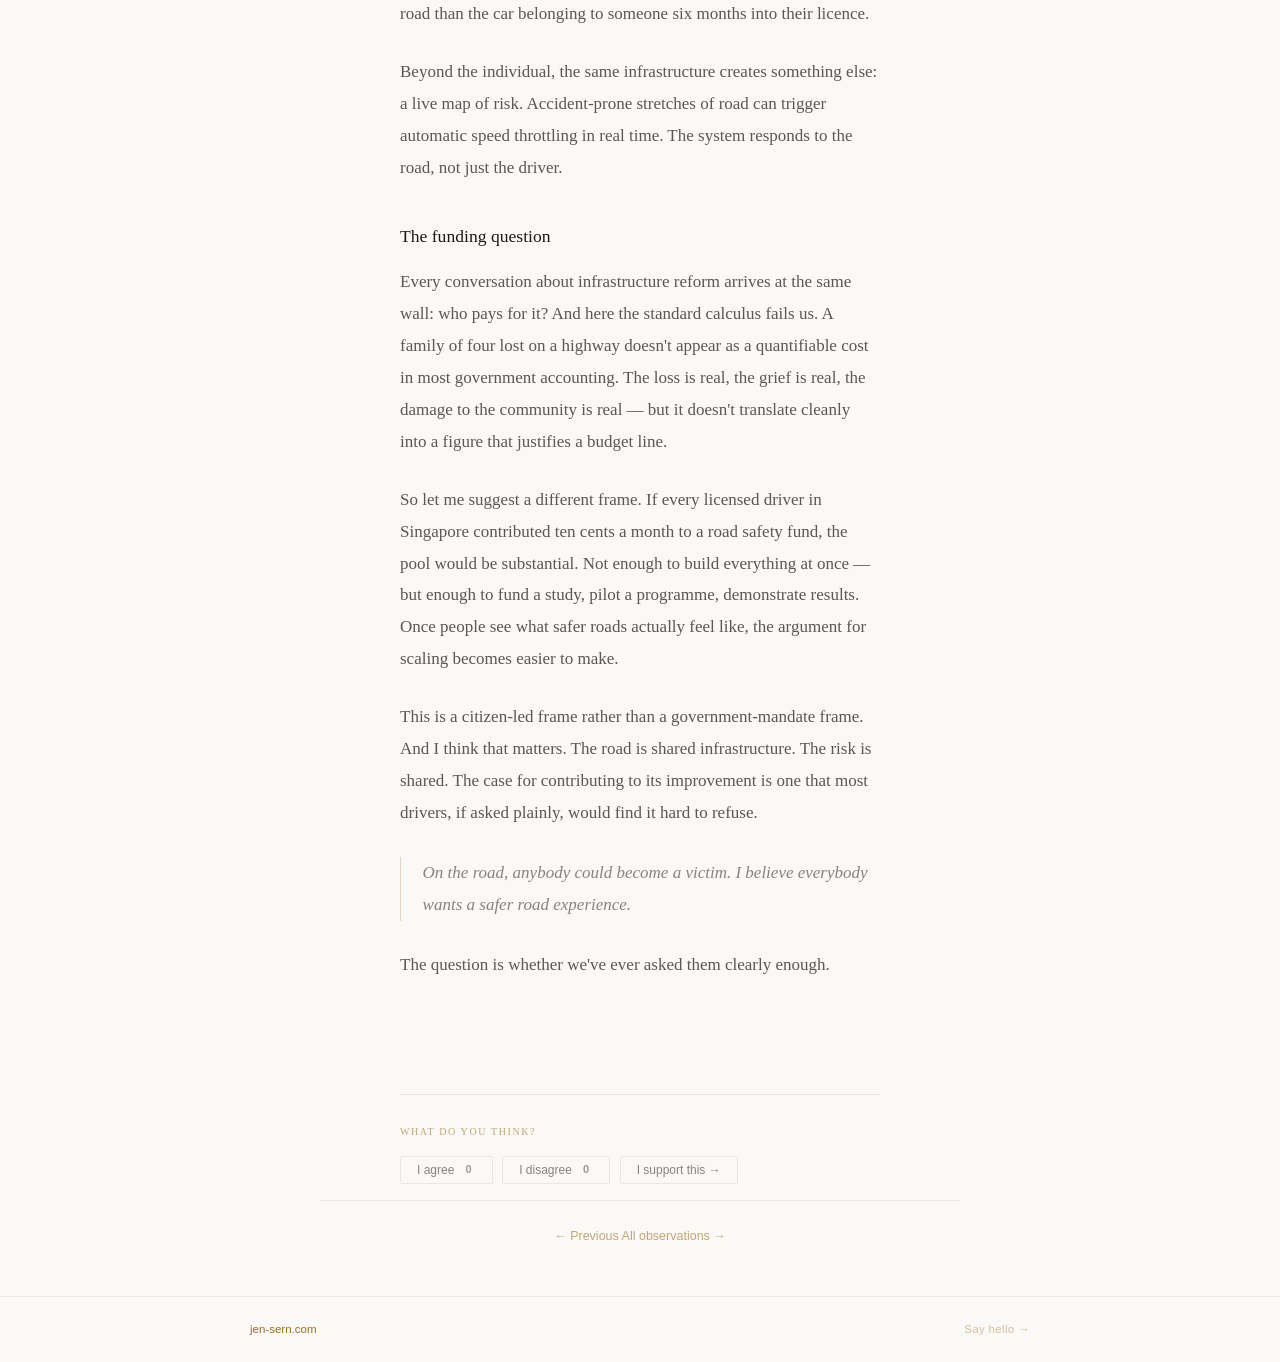
<file: social-architect/road-deaths-and-graduated-driving-rights.html>
<!DOCTYPE html>
<html lang="en">
<head>
  <meta charset="UTF-8">
  <meta name="viewport" content="width=device-width, initial-scale=1.0">
  <title>Road deaths and the case for graduated driving rights — Jen Sern</title>
  <meta name="description" content="A licence proves you passed a test once. It says nothing about what you do at 2am on an empty road.">
  <link rel="canonical" href="https://jen-sern.com/social-architect/road-deaths-and-graduated-driving-rights.html">
  <link rel="stylesheet" href="../css/style.css">
</head>
<body>

  <nav>
    <div class="container">
      <a href="../index.html" class="nav-name">Jen Sern</a>
      <div class="nav-links">
        <a href="../about.html">About</a>
        <a href="../solar/">Solar</a>
        <a href="../social-architect/" class="active">Social Architect</a>
        <a href="../about.html#connect">Connect</a>
      </div>
    </div>
  </nav>

  <main>

    <div class="post-header">
      <div class="container">
        <span class="post-tag">The System</span>
        <h1>Road deaths and the case for graduated driving rights</h1>
        <span class="post-date">June 2026</span>
      </div>
    </div>

    <div class="post-body">
      <div class="container">

        <p>I have family members who died on the road. Motorcyclists. Not because they drove recklessly — because someone else did, and the road offered them no protection from that fact.</p>

        <p>This is the part of road safety that troubles me most: the people who bear the consequences are rarely the people who caused them. A 19-year-old racing a car on a Malaysian highway killed a family of four who were simply travelling. The licence that permitted the 19-year-old onto that road said nothing about what they would do when no one was watching.</p>

        <h2>What a licence actually proves</h2>

        <p>A driving licence is a record of a single event: you passed a test on a specific day under supervised conditions. It grants unconditional access to the road from that point forward, regardless of what you do next.</p>

        <p>This is a strange design when you examine it. We wouldn't grant unconditional access to a commercial aircraft based on one supervised flight. We wouldn't certify a surgeon based on one observed procedure and then leave them alone forever. In most domains involving serious risk to others, we build in graduated permission, ongoing assessment, and the ability to revoke.</p>

        <p>On the road, we grant a licence at 18 and essentially never revisit it.</p>

        <h2>A graduated system</h2>

        <p>The infrastructure already exists for something better. Singapore has ERP systems that track vehicles by location. Modern cars increasingly carry telematics. The gap between what's technically possible and what's been implemented is not a technology gap — it's a change management gap.</p>

        <p>What I'm imagining is relatively simple in principle: driving rights that are graduated by earned merit rather than binary. A new driver operates under speed restrictions tied to their licence class — not enforced by the honour system, but by the infrastructure itself. As their record accumulates, restrictions ease. The car belonging to a driver with an unblemished ten-year record behaves differently on the road than the car belonging to someone six months into their licence.</p>

        <p>Beyond the individual, the same infrastructure creates something else: a live map of risk. Accident-prone stretches of road can trigger automatic speed throttling in real time. The system responds to the road, not just the driver.</p>

        <h2>The funding question</h2>

        <p>Every conversation about infrastructure reform arrives at the same wall: who pays for it? And here the standard calculus fails us. A family of four lost on a highway doesn't appear as a quantifiable cost in most government accounting. The loss is real, the grief is real, the damage to the community is real — but it doesn't translate cleanly into a figure that justifies a budget line.</p>

        <p>So let me suggest a different frame. If every licensed driver in Singapore contributed ten cents a month to a road safety fund, the pool would be substantial. Not enough to build everything at once — but enough to fund a study, pilot a programme, demonstrate results. Once people see what safer roads actually feel like, the argument for scaling becomes easier to make.</p>

        <p>This is a citizen-led frame rather than a government-mandate frame. And I think that matters. The road is shared infrastructure. The risk is shared. The case for contributing to its improvement is one that most drivers, if asked plainly, would find it hard to refuse.</p>

        <blockquote>On the road, anybody could become a victim. I believe everybody wants a safer road experience.</blockquote>

        <p>The question is whether we've ever asked them clearly enough.</p>

      </div>
    </div>

    <div class="post-body" style="padding-top:0;padding-bottom:0;">
      <div class="container">
    <div class="post-response">
      <div class="post-response-label">What do you think?</div>
      <div class="post-response-btns">
        <button class="pr-btn" id="btn-agree" onclick="handleResponse('agree')">
          I agree <span class="pr-count" id="count-agree">–</span>
        </button>
        <button class="pr-btn" id="btn-disagree" onclick="handleResponse('disagree')">
          I disagree <span class="pr-count" id="count-disagree">–</span>
        </button>
        <button class="pr-btn" id="btn-support" onclick="handleResponse('support')">
          I support this →
        </button>
      </div>
      <div class="post-support-form" id="supportForm" style="display:none;">
        <form action="https://formspree.io/f/xaqzboae" method="POST">
          <input type="hidden" name="post" value="road-deaths-and-graduated-driving-rights">
          <input type="hidden" name="response" value="I support this">
          <input type="text" name="name" placeholder="Your name">
          <input type="email" name="email" placeholder="Your email *" required>
          <input type="text" name="phone" placeholder="Phone (optional)">
          <textarea name="message" placeholder="Your message..."></textarea>
          <button type="submit" class="pr-send-btn">Send →</button>
        </form>
      </div>
    </div>

    <script>
    (function() {
      var slug = 'road-deaths-and-graduated-driving-rights';
      var NS = 'jensern-reactions';

      function loadCounts() {
        ['agree','disagree'].forEach(function(type) {
          fetch('https://api.countapi.xyz/get/' + NS + '/' + slug + '-' + type)
            .then(function(r) { return r.json(); })
            .then(function(d) {
              var el = document.getElementById('count-' + type);
              if (el) el.textContent = d.value !== null ? d.value : 0;
            })
            .catch(function() {
              var el = document.getElementById('count-' + type);
              if (el) el.textContent = '0';
            });
        });
      }

      window.handleResponse = function(type) {
        document.querySelectorAll('.pr-btn').forEach(function(b) { b.classList.remove('active'); });
        document.getElementById('btn-' + type).classList.add('active');
        document.getElementById('supportForm').style.display = type === 'support' ? 'block' : 'none';
        if (type === 'agree' || type === 'disagree') {
          var voteKey = 'vote-' + slug;
          var prevVote = sessionStorage.getItem(voteKey);
          if (prevVote === type) return;
          if (prevVote && prevVote !== type) {
            fetch('https://api.countapi.xyz/update/' + NS + '/' + slug + '-' + prevVote + '?amount=-1')
              .then(function(r) { return r.json(); })
              .then(function(d) {
                var el = document.getElementById('count-' + prevVote);
                if (el) el.textContent = Math.max(0, d.value);
              });
          }
          fetch('https://api.countapi.xyz/hit/' + NS + '/' + slug + '-' + type)
            .then(function(r) { return r.json(); })
            .then(function(d) {
              var el = document.getElementById('count-' + type);
              if (el) el.textContent = d.value;
              sessionStorage.setItem(voteKey, type);
            });
        }
      };

      loadCounts();
    })();
    </script>

      </div>
    </div>

    <div class="post-footer">
      <div class="container">
        <a href="birthrates-are-not-a-mystery.html">← Previous</a>
        <a href="../social-architect/">All observations →</a>
      </div>
    </div>

  </main>

  <footer>
    <div class="container">
      <span class="footer-left">jen-sern.com</span>
      <a href="../about.html#connect" class="footer-right">Say hello →</a>
    </div>
  </footer>

</body>
</html>
</file>
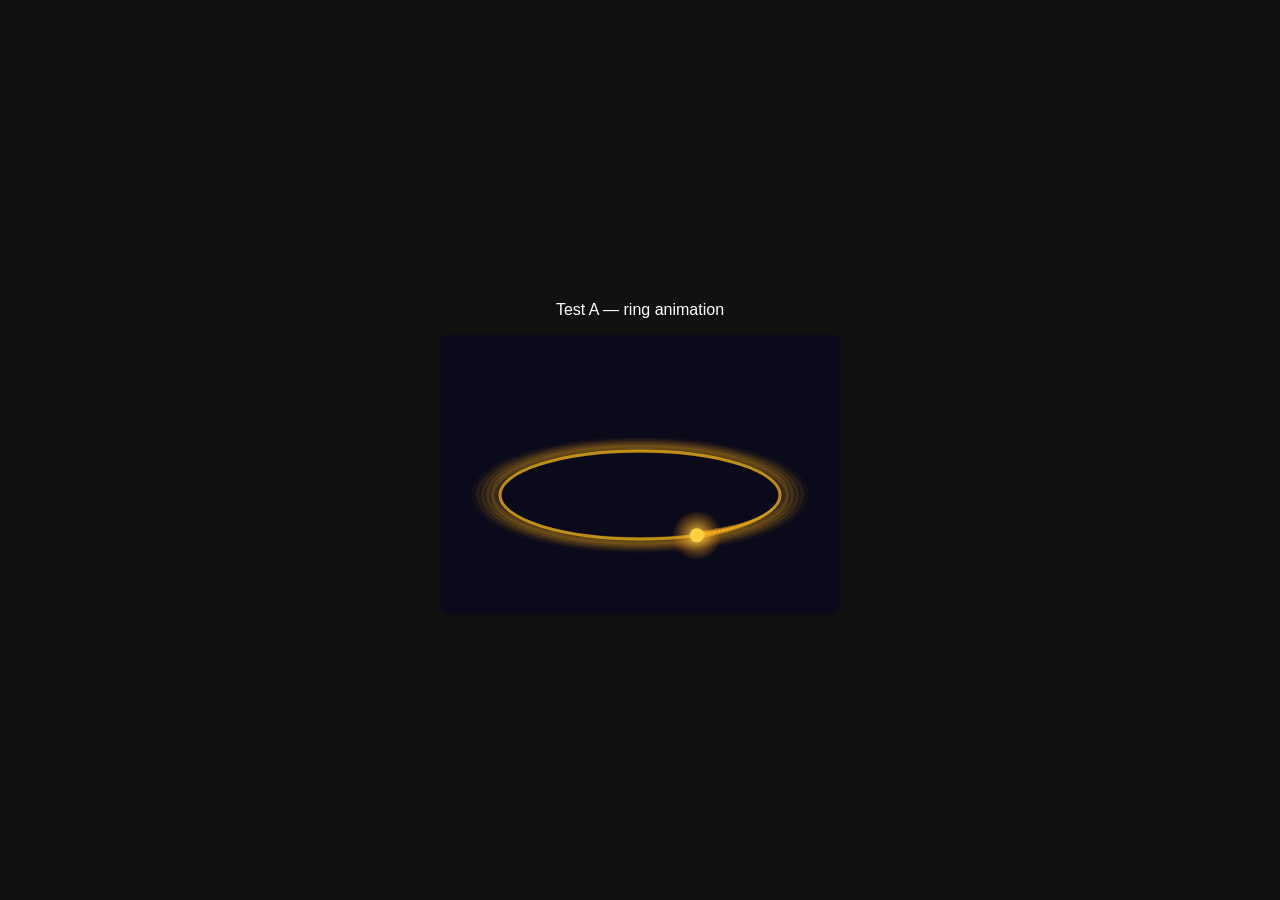
<file: social-architect/test-a.html>
<!DOCTYPE html>
<html lang="en">
<head>
  <meta charset="UTF-8">
  <meta name="viewport" content="width=device-width, initial-scale=1.0">
  <title>Test A</title>
</head>
<body style="margin:0;background:#111;display:flex;flex-direction:column;align-items:center;justify-content:center;min-height:100vh;">
  <p style="color:#fff;font-family:sans-serif;margin-bottom:1rem;">Test A — ring animation</p>
  <canvas id="c" width="400" height="280" style="background:#0a0a1a;border-radius:8px;display:block;"></canvas>
  <script>
  var canvas=document.getElementById('c');
  var ctx=canvas.getContext('2d');
  var CX=200,CY=160,RX=140,RY=44,angle=0;
  function ring(){
    for(var i=5;i>=1;i--){
      ctx.beginPath();ctx.ellipse(CX,CY,RX+i*5,RY+i*2,0,0,Math.PI*2);
      ctx.strokeStyle='rgba(200,140,20,'+(0.05*(6-i))+')';ctx.lineWidth=8;ctx.stroke();
    }
    ctx.beginPath();ctx.ellipse(CX,CY,RX,RY,0,0,Math.PI*2);
    ctx.strokeStyle='rgba(215,160,25,0.85)';ctx.lineWidth=3;ctx.stroke();
  }
  function pulse(a){
    var x=CX+RX*Math.cos(a),y=CY+RY*Math.sin(a);
    for(var i=30;i>=1;i--){
      var f=1-i/30,px=CX+RX*Math.cos(a-i*0.04),py=CY+RY*Math.sin(a-i*0.04);
      ctx.beginPath();ctx.arc(px,py,4*f,0,Math.PI*2);
      ctx.fillStyle='rgba(255,180,30,'+(f*0.6)+')';ctx.fill();
    }
    var g=ctx.createRadialGradient(x,y,0,x,y,25);
    g.addColorStop(0,'rgba(255,220,80,0.9)');g.addColorStop(1,'rgba(255,140,0,0)');
    ctx.beginPath();ctx.arc(x,y,25,0,Math.PI*2);ctx.fillStyle=g;ctx.fill();
    ctx.beginPath();ctx.arc(x,y,7,0,Math.PI*2);ctx.fillStyle='#FFD040';ctx.fill();
  }
  function frame(){requestAnimationFrame(frame);ctx.clearRect(0,0,400,280);angle+=0.018;ring();pulse(angle);}
  frame();
  </script>
</body>
</html>
</file>
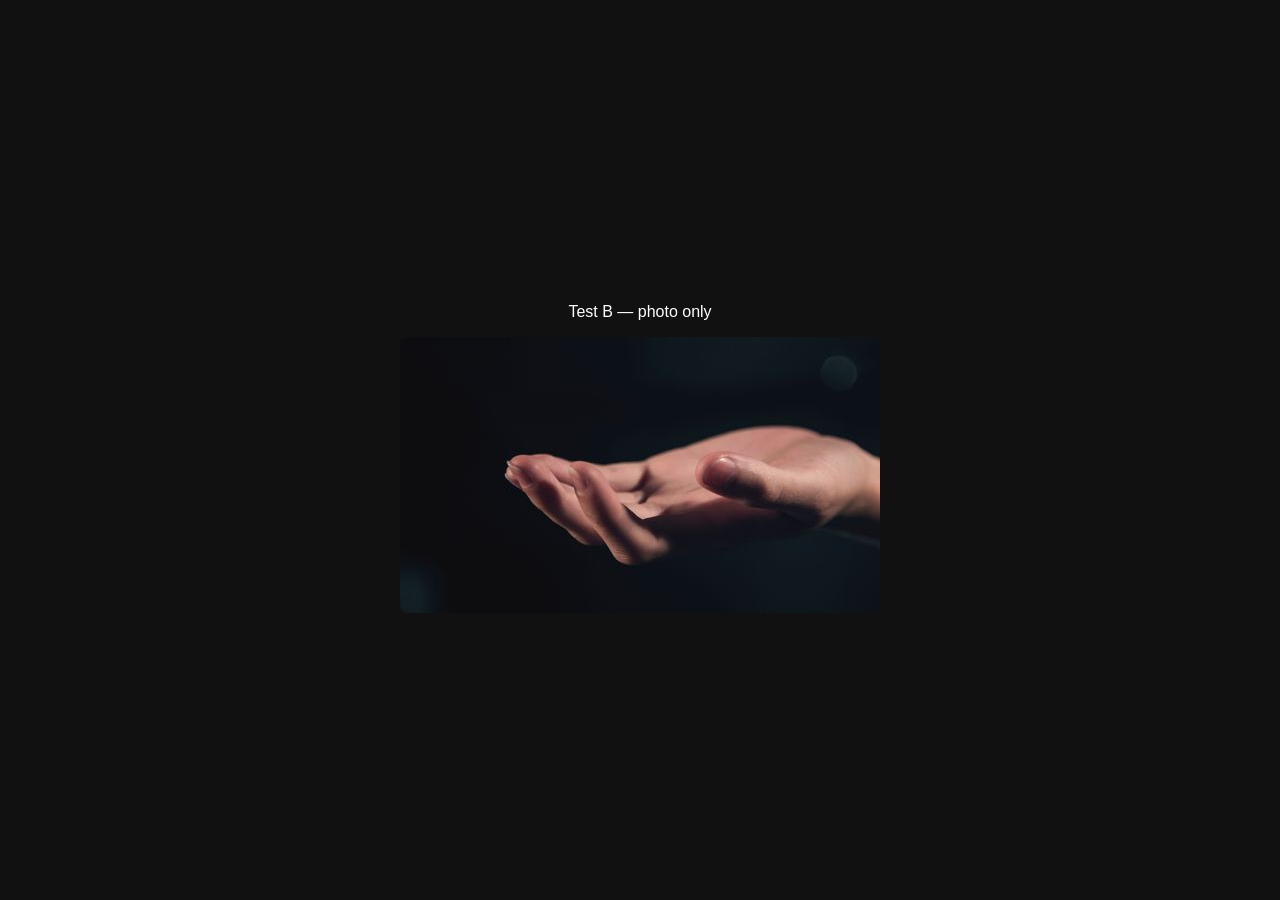
<file: social-architect/test-b.html>
<!DOCTYPE html>
<html lang="en">
<head>
  <meta charset="UTF-8">
  <meta name="viewport" content="width=device-width, initial-scale=1.0">
  <title>Test B</title>
</head>
<body style="margin:0;background:#111;display:flex;flex-direction:column;align-items:center;justify-content:center;min-height:100vh;">
  <p style="color:#fff;font-family:sans-serif;margin-bottom:1rem;">Test B — photo only</p>
  <img src="[data-uri]" style="max-width:480px;width:90%;border-radius:8px;display:block;" alt="hand">
</body>
</html>
</file>
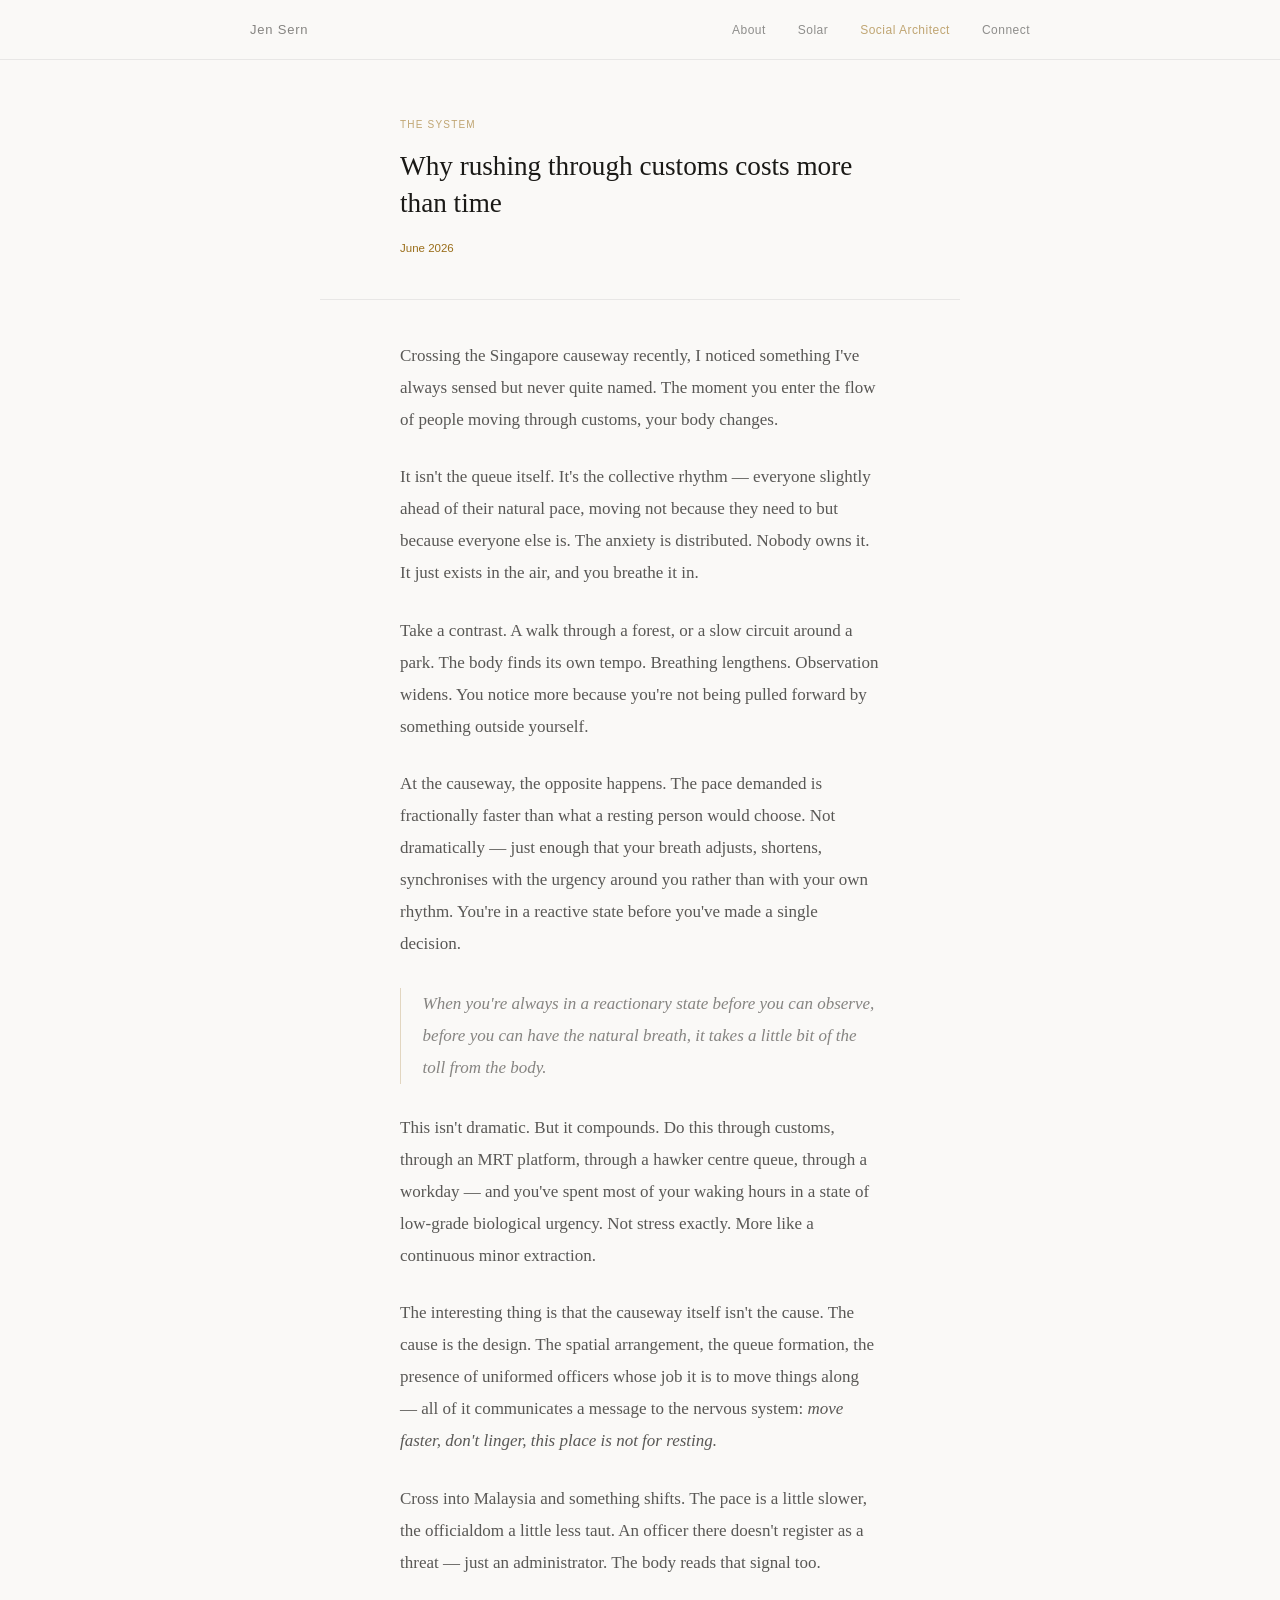
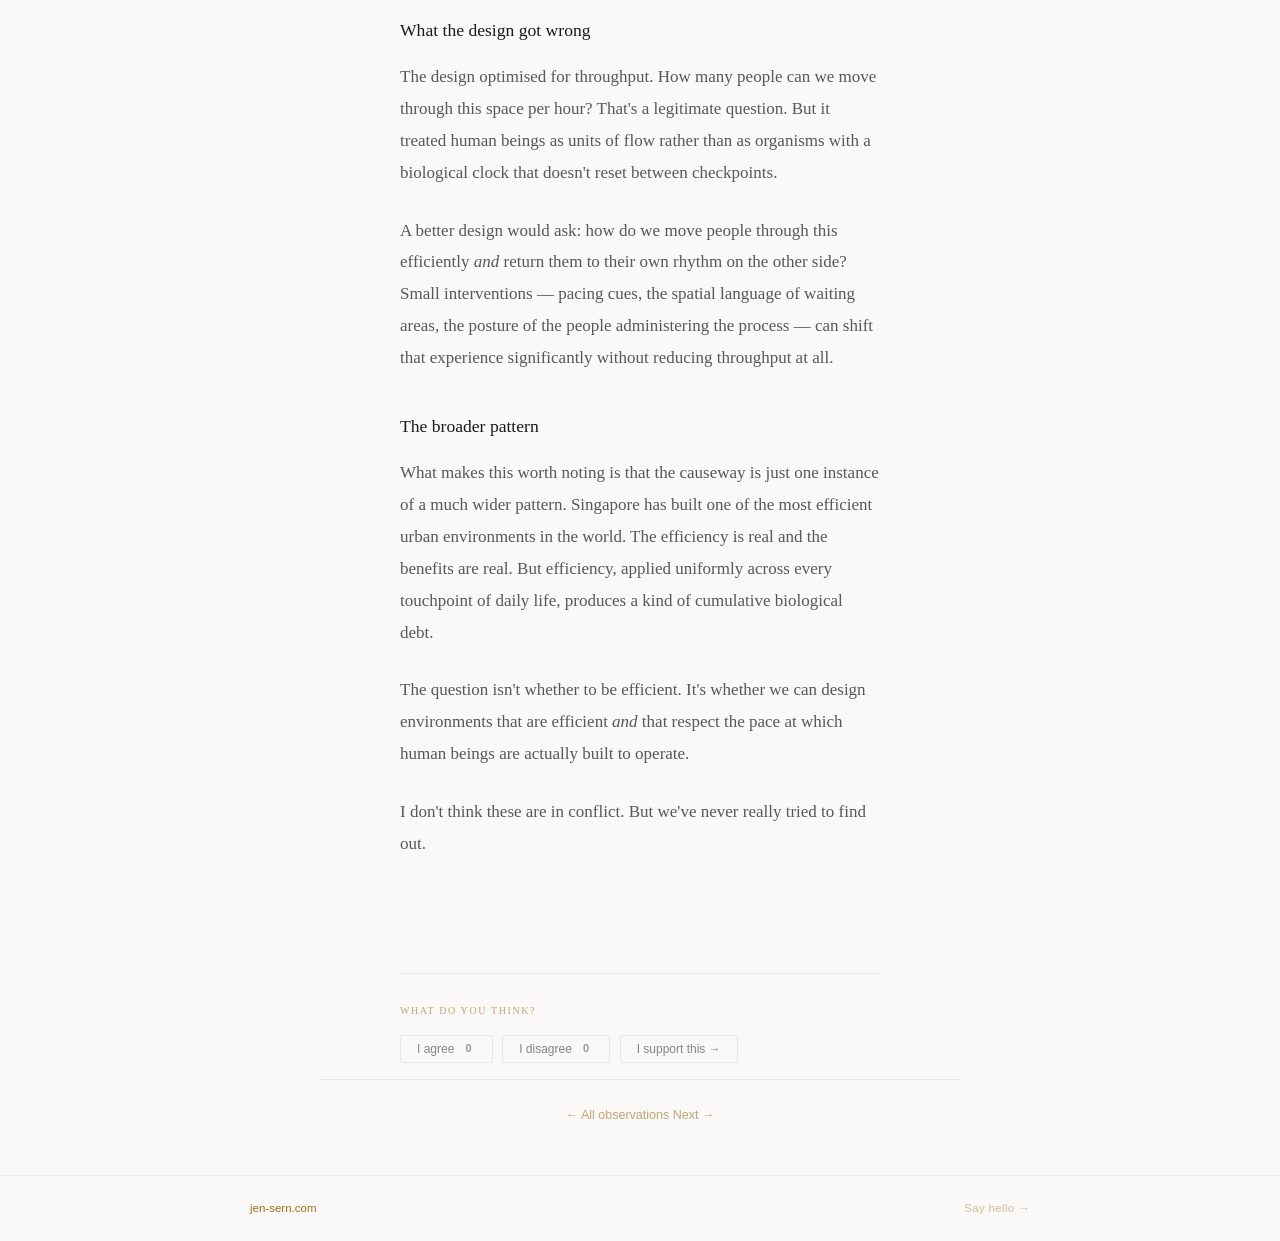
<file: social-architect/why-rushing-through-customs-costs-more-than-time.html>
<!DOCTYPE html>
<html lang="en">
<head>
  <meta charset="UTF-8">
  <meta name="viewport" content="width=device-width, initial-scale=1.0">
  <title>Why rushing through customs costs more than time — Jen Sern</title>
  <meta name="description" content="The pace set by a border crossing isn't neutral. It extracts something biological from everyone who passes through it.">
  <link rel="canonical" href="https://jen-sern.com/social-architect/why-rushing-through-customs-costs-more-than-time.html">
  <link rel="stylesheet" href="../css/style.css">
</head>
<body>

  <nav>
    <div class="container">
      <a href="../index.html" class="nav-name">Jen Sern</a>
      <div class="nav-links">
        <a href="../about.html">About</a>
        <a href="../solar/">Solar</a>
        <a href="../social-architect/" class="active">Social Architect</a>
        <a href="../about.html#connect">Connect</a>
      </div>
    </div>
  </nav>

  <main>

    <div class="post-header">
      <div class="container">
        <span class="post-tag">The System</span>
        <h1>Why rushing through customs costs more than time</h1>
        <span class="post-date">June 2026</span>
      </div>
    </div>

    <div class="post-body">
      <div class="container">

        <p>Crossing the Singapore causeway recently, I noticed something I've always sensed but never quite named. The moment you enter the flow of people moving through customs, your body changes.</p>

        <p>It isn't the queue itself. It's the collective rhythm — everyone slightly ahead of their natural pace, moving not because they need to but because everyone else is. The anxiety is distributed. Nobody owns it. It just exists in the air, and you breathe it in.</p>

        <p>Take a contrast. A walk through a forest, or a slow circuit around a park. The body finds its own tempo. Breathing lengthens. Observation widens. You notice more because you're not being pulled forward by something outside yourself.</p>

        <p>At the causeway, the opposite happens. The pace demanded is fractionally faster than what a resting person would choose. Not dramatically — just enough that your breath adjusts, shortens, synchronises with the urgency around you rather than with your own rhythm. You're in a reactive state before you've made a single decision.</p>

        <blockquote>When you're always in a reactionary state before you can observe, before you can have the natural breath, it takes a little bit of the toll from the body.</blockquote>

        <p>This isn't dramatic. But it compounds. Do this through customs, through an MRT platform, through a hawker centre queue, through a workday — and you've spent most of your waking hours in a state of low-grade biological urgency. Not stress exactly. More like a continuous minor extraction.</p>

        <p>The interesting thing is that the causeway itself isn't the cause. The cause is the design. The spatial arrangement, the queue formation, the presence of uniformed officers whose job it is to move things along — all of it communicates a message to the nervous system: <em>move faster, don't linger, this place is not for resting.</em></p>

        <p>Cross into Malaysia and something shifts. The pace is a little slower, the officialdom a little less taut. An officer there doesn't register as a threat — just an administrator. The body reads that signal too.</p>

        <h2>What the design got wrong</h2>

        <p>The design optimised for throughput. How many people can we move through this space per hour? That's a legitimate question. But it treated human beings as units of flow rather than as organisms with a biological clock that doesn't reset between checkpoints.</p>

        <p>A better design would ask: how do we move people through this efficiently <em>and</em> return them to their own rhythm on the other side? Small interventions — pacing cues, the spatial language of waiting areas, the posture of the people administering the process — can shift that experience significantly without reducing throughput at all.</p>

        <h2>The broader pattern</h2>

        <p>What makes this worth noting is that the causeway is just one instance of a much wider pattern. Singapore has built one of the most efficient urban environments in the world. The efficiency is real and the benefits are real. But efficiency, applied uniformly across every touchpoint of daily life, produces a kind of cumulative biological debt.</p>

        <p>The question isn't whether to be efficient. It's whether we can design environments that are efficient <em>and</em> that respect the pace at which human beings are actually built to operate.</p>

        <p>I don't think these are in conflict. But we've never really tried to find out.</p>

      </div>
    </div>

    <div class="post-body" style="padding-top:0;padding-bottom:0;">
      <div class="container">
        
    <div class="post-response">
      <div class="post-response-label">What do you think?</div>
      <div class="post-response-btns">
        <button class="pr-btn" id="btn-agree" onclick="handleResponse('agree')">
          I agree <span class="pr-count" id="count-agree">–</span>
        </button>
        <button class="pr-btn" id="btn-disagree" onclick="handleResponse('disagree')">
          I disagree <span class="pr-count" id="count-disagree">–</span>
        </button>
        <button class="pr-btn" id="btn-support" onclick="handleResponse('support')">
          I support this →
        </button>
      </div>
      <div class="post-support-form" id="supportForm" style="display:none;">
        <form action="https://formspree.io/f/xaqzboae" method="POST">
          <input type="hidden" name="post" value="why-rushing-through-customs-costs-more-than-time">
          <input type="hidden" name="response" value="I support this">
          <input type="text" name="name" placeholder="Your name">
          <input type="email" name="email" placeholder="Your email *" required>
          <input type="text" name="phone" placeholder="Phone (optional)">
          <textarea name="message" placeholder="Your message..."></textarea>
          <button type="submit" class="pr-send-btn">Send →</button>
        </form>
      </div>
    </div>

    <script>
    (function() {
      const slug = 'why-rushing-through-customs-costs-more-than-time';
      const NS = 'jensern-reactions';

      // Load counts on page load
      function loadCounts() {
        ['agree','disagree'].forEach(function(type) {
          fetch('https://api.countapi.xyz/get/' + NS + '/' + slug + '-' + type)
            .then(function(r) { return r.json(); })
            .then(function(d) {
              const el = document.getElementById('count-' + type);
              if (el) el.textContent = d.value !== null ? d.value : 0;
            })
            .catch(function() {
              const el = document.getElementById('count-' + type);
              if (el) el.textContent = '0';
            });
        });
      }

      // Handle reaction click
      window.handleResponse = function(type) {
        document.querySelectorAll('.pr-btn').forEach(function(b) { b.classList.remove('active'); });
        document.getElementById('btn-' + type).classList.add('active');
        document.getElementById('supportForm').style.display = type === 'support' ? 'block' : 'none';

        if (type === 'agree' || type === 'disagree') {
          // Check if already voted this session
          const voteKey = 'vote-' + slug;
          const prevVote = sessionStorage.getItem(voteKey);

          if (prevVote === type) return; // already voted this type

          // Decrement previous vote if switching
          if (prevVote && prevVote !== type) {
            fetch('https://api.countapi.xyz/update/' + NS + '/' + slug + '-' + prevVote + '?amount=-1')
              .then(function(r) { return r.json(); })
              .then(function(d) {
                const el = document.getElementById('count-' + prevVote);
                if (el) el.textContent = Math.max(0, d.value);
              });
          }

          // Increment new vote
          fetch('https://api.countapi.xyz/hit/' + NS + '/' + slug + '-' + type)
            .then(function(r) { return r.json(); })
            .then(function(d) {
              const el = document.getElementById('count-' + type);
              if (el) el.textContent = d.value;
              sessionStorage.setItem(voteKey, type);
            });
        }
      };

      loadCounts();
    })();
    </script>
      </div>
    </div>

    <div class="post-footer">
      <div class="container">
        <a href="../social-architect/">← All observations</a>
        <a href="birthrates-are-not-a-mystery.html">Next →</a>
      </div>
    </div>

  </main>

  <footer>
    <div class="container">
      <span class="footer-left">jen-sern.com</span>
      <a href="../about.html#connect" class="footer-right">Say hello →</a>
    </div>
  </footer>

</body>
</html>
</file>
<file: css/style.css>
/* ─────────────────────────────────────────
   jen-sern.com — shared stylesheet
   Warm white base. Quiet, editorial.
───────────────────────────────────────── */

*, *::before, *::after { box-sizing: border-box; margin: 0; padding: 0; }

:root {
  --bg:           #faf9f7;
  --bg-subtle:    #f4f2ee;
  --text:         #1a1916;
  --text-body:    rgba(26,25,22,0.72);
  --text-muted:   rgba(26,25,22,0.52);
  --text-faint:   rgba(26,25,22,0.48);
  --text-ghost:   #9a6e1a;
  --amber:        #9a6e1a;
  --amber-muted:  rgba(154,110,26,0.6);
  --amber-faint:  rgba(154,110,26,0.25);
  --border:       rgba(0,0,0,0.07);
  --border-light: rgba(0,0,0,0.05);
  --serif:        'Georgia', 'Times New Roman', serif;
  --sans:         -apple-system, BlinkMacSystemFont, 'Segoe UI', sans-serif;
  --max-w:        860px;
  --post-max-w:   640px;
}

html { font-size: 16px; }

body {
  background: var(--bg);
  color: var(--text);
  font-family: var(--sans);
  font-size: 18px;
  line-height: 1.85;
  -webkit-font-smoothing: antialiased;
}

a { color: inherit; text-decoration: none; }

/* ── LAYOUT ── */
.container {
  max-width: var(--max-w);
  margin: 0 auto;
  padding: 0 2.5rem;
}

/* ── NAV ── */
nav {
  border-bottom: 0.5px solid var(--border);
  padding: 1.1rem 0;
  background: var(--bg);
}
nav .container {
  display: flex;
  align-items: center;
  justify-content: space-between;
}
.nav-name {
  font-size: 13px;
  letter-spacing: 0.06em;
  color: var(--text-muted);
}
.nav-links {
  display: flex;
  gap: 2rem;
  font-size: 12px;
  color: var(--text-faint);
  letter-spacing: 0.04em;
}
.nav-links a:hover { color: var(--text-muted); }
.nav-links a.active { color: var(--amber-muted); }

/* ── HERO ── */
.hero {
  padding: 4.5rem 0 3.5rem;
  border-bottom: 0.5px solid var(--border);
}
.hero-quote {
  font-family: var(--serif);
  font-size: 1.5rem;
  font-weight: 400;
  font-style: italic;
  color: var(--amber);
  margin-bottom: 1.75rem;
  max-width: 520px;
  line-height: 1.5;
}
.hero-body {
  font-size: 18px;
  line-height: 1.85;
  color: var(--text-body);
  max-width: 500px;
}
.hero-body em {
  color: var(--text);
  font-style: normal;
}
.hero-body a {
  color: var(--amber-muted);
  border-bottom: 0.5px solid var(--amber-faint);
}

/* ── SECTION ── */
.section {
  padding: 2.5rem 0;
  border-bottom: 0.5px solid var(--border);
}
.section-label {
  font-size: 10px;
  letter-spacing: 0.18em;
  text-transform: uppercase;
  color: var(--amber-muted);
  margin-bottom: 0.4rem;
}
.section-desc {
  font-size: 15px;
  color: var(--text-faint);
  line-height: 1.7;
  max-width: 440px;
  margin-bottom: 2rem;
}

/* ── POST LIST ── */
.post-list { display: flex; flex-direction: column; }

.post-item {
  display: grid;
  grid-template-columns: 80px 1fr;
  gap: 1rem;
  padding: 1.1rem 0;
  border-bottom: 0.5px solid var(--border-light);
  align-items: start;
  transition: opacity 0.15s;
}
.post-item:last-child { border-bottom: none; }
.post-item:hover { opacity: 0.75; }

.post-meta { padding-top: 2px; }
.post-tag {
  font-size: 9.5px;
  letter-spacing: 0.12em;
  text-transform: uppercase;
  color: var(--amber-muted);
  display: block;
  margin-bottom: 0.25rem;
}
.post-date {
  font-size: 10.5px;
  color: var(--text-ghost);
  display: block;
}
.post-title {
  font-family: var(--serif);
  font-size: 15px;
  color: var(--text-body);
  line-height: 1.55;
  font-weight: 400;
}
.post-excerpt {
  font-size: 13.5px;
  color: var(--text-faint);
  line-height: 1.65;
  margin-top: 0.35rem;
}
.section-more {
  font-size: 12px;
  color: var(--amber-muted);
  margin-top: 1.5rem;
  letter-spacing: 0.04em;
  display: inline-block;
  opacity: 0.7;
}
.section-more:hover { opacity: 1; }

/* ── SOCIAL ARCHITECT TEASER ── */
.sa-teaser {
  padding: 2.5rem 0;
  border-bottom: 0.5px solid var(--border);
}
.sa-inner {
  border-left: 1.5px solid var(--amber-faint);
  padding-left: 1.35rem;
  max-width: 480px;
}
.sa-eyebrow {
  font-size: 10px;
  letter-spacing: 0.18em;
  text-transform: uppercase;
  color: var(--amber-muted);
  opacity: 0.7;
  margin-bottom: 0.6rem;
}
.sa-headline {
  font-family: var(--serif);
  font-size: 1.15rem;
  font-weight: 400;
  color: var(--text-body);
  line-height: 1.5;
  margin-bottom: 0.75rem;
}
.sa-body {
  font-size: 13px;
  color: var(--text-faint);
  line-height: 1.78;
  margin-bottom: 1rem;
}
.sa-link {
  font-size: 12px;
  color: var(--amber-muted);
  letter-spacing: 0.04em;
  border-bottom: 0.5px solid var(--amber-faint);
  padding-bottom: 1px;
}
.sa-link:hover { color: var(--amber); }

/* ── ABOUT STRIP ── */
.about-grid {
  display: grid;
  grid-template-columns: 1fr 1fr;
  gap: 3rem;
  padding: 2.5rem 0;
}
.about-label {
  font-size: 10px;
  letter-spacing: 0.16em;
  text-transform: uppercase;
  color: var(--text-ghost);
  margin-bottom: 0.75rem;
}
.about-text {
  font-size: 15px;
  color: var(--text-muted);
  line-height: 1.8;
}
.about-text em {
  color: var(--text-body);
  font-style: normal;
}

/* ── FOOTER ── */
footer {
  padding: 1.35rem 0;
  border-top: 0.5px solid var(--border-light);
}
footer .container {
  display: flex;
  align-items: center;
  justify-content: space-between;
}
.footer-left {
  font-size: 11.5px;
  color: var(--text-ghost);
}
.footer-right {
  font-size: 11.5px;
  color: var(--amber-muted);
  opacity: 0.7;
  letter-spacing: 0.03em;
}
.footer-right:hover { opacity: 1; }

/* ── POST PAGE ── */
.post-header {
  padding: 3.5rem 0 2.5rem;
  border-bottom: 0.5px solid var(--border);
  max-width: var(--post-max-w);
  margin: 0 auto;
  padding-left: 2.5rem;
  padding-right: 2.5rem;
}
.post-header .post-tag {
  font-size: 10px;
  margin-bottom: 0.85rem;
  display: block;
}
.post-header h1 {
  font-family: var(--serif);
  font-size: 1.7rem;
  font-weight: 400;
  line-height: 1.35;
  color: var(--text);
  margin-bottom: 1rem;
}
.post-header .post-date { font-size: 11.5px; }

.post-body {
  padding: 2.5rem 2.5rem 3rem;
  max-width: var(--post-max-w);
  margin: 0 auto;
  font-family: var(--serif);
  font-size: 17px;
  line-height: 1.88;
  color: var(--text-body);
}
.post-body p { margin-bottom: 1.6rem; }
.post-body h2 {
  font-family: var(--serif);
  font-size: 1.1rem;
  font-weight: 400;
  color: var(--text);
  margin: 2.25rem 0 0.85rem;
}
.post-body em { font-style: italic; }
.post-body strong { color: var(--text); font-weight: 600; }
.post-body blockquote {
  border-left: 1.5px solid var(--amber-faint);
  padding-left: 1.35rem;
  color: var(--text-muted);
  font-style: italic;
  margin: 1.75rem 0;
}

.post-footer {
  padding: 1.5rem 2.5rem 3rem;
  border-top: 0.5px solid var(--border);
  display: flex;
  justify-content: space-between;
  font-size: 12.5px;
  color: var(--text-ghost);
  max-width: var(--post-max-w);
  margin: 0 auto;
}
.post-footer a { color: var(--amber-muted); }
.post-footer a:hover { color: var(--amber); }

/* ── LISTING PAGE ── */
.listing-header {
  padding: 3.5rem 0 2.5rem;
  border-bottom: 0.5px solid var(--border);
  overflow: visible;
}
.listing-header h1 {
  font-family: var(--serif);
  font-size: 1.7rem;
  font-weight: 400;
  color: var(--text);
  margin-bottom: 0.6rem;
  margin-top: 0.75rem;
}
.listing-header p {
  font-size: 13.5px;
  color: var(--text-faint);
  max-width: 440px;
  line-height: 1.75;
}
.listing-posts { padding: 1rem 0 3rem; }

/* ── SCALE TAGS (Social Architect) ── */
.scale-tags {
  display: flex;
  gap: 1.5rem;
  margin-top: 1.25rem;
  font-size: 11px;
  color: var(--amber-muted);
  letter-spacing: 0.06em;
  opacity: 0.7;
}

/* ── RESPONSIVE ── */
@media (max-width: 640px) {
  body { font-size: 16px; }
  .container { padding: 0 1.25rem; }
  .nav-links { gap: 1.25rem; font-size: 11px; }
  .hero { padding: 2.5rem 0 2rem; }
  .hero-quote { font-size: 1.25rem; }
  .hero-body { font-size: 16px; }
  .about-grid { grid-template-columns: 1fr; gap: 1.75rem; }
  .about-text { font-size: 14px; }
  .post-item { grid-template-columns: 1fr; gap: 0.3rem; }
  .post-meta { display: flex; gap: 1rem; align-items: center; }
  .post-header { padding-left: 1.25rem; padding-right: 1.25rem; }
  .post-body { padding: 2rem 1.25rem 2.5rem; font-size: 15.5px; }
  .post-footer { padding-left: 1.25rem; padding-right: 1.25rem; }
  .section-desc { font-size: 14px; }
  .listing-header h1 { font-size: 1.4rem; }
}

/* ── REACTION WIDGET ── */
.post-response {
  margin-top: 2.5rem;
  padding-top: 1.75rem;
  border-top: 0.5px solid var(--border);
}
.post-response-label {
  font-size: 10px;
  letter-spacing: 0.16em;
  text-transform: uppercase;
  color: var(--amber-muted);
  margin-bottom: 0.85rem;
}
.post-response-btns {
  display: flex;
  gap: 0.6rem;
  flex-wrap: wrap;
  margin-bottom: 1rem;
  align-items: center;
}
.pr-btn {
  display: flex;
  align-items: center;
  gap: 0.45rem;
  font-size: 12px;
  padding: 0.45rem 1rem;
  border-radius: 2px;
  border: 0.5px solid var(--border);
  background: transparent;
  color: var(--text-muted);
  cursor: pointer;
  font-family: var(--sans);
  transition: all 0.15s;
  line-height: 1;
}
.pr-btn:hover { border-color: var(--amber-muted); color: var(--amber); }
.pr-btn.active { border-color: var(--amber-muted); color: var(--amber); background: rgba(154,110,26,0.06); }
.pr-count {
  font-size: 11px;
  font-weight: 600;
  min-width: 14px;
  text-align: center;
  opacity: 0.8;
}
.pr-send-btn {
  font-size: 12px;
  padding: 0.5rem 1.25rem;
  background: var(--amber-muted);
  border: none;
  color: var(--bg);
  border-radius: 2px;
  cursor: pointer;
  font-family: var(--sans);
  font-weight: 600;
}
.pr-send-btn:hover { opacity: 0.85; }
.post-support-form {
  margin-top: 0.85rem;
  padding: 1rem;
  background: var(--bg-subtle);
  border-radius: 4px;
  border: 0.5px solid var(--border);
}
.post-support-form input,
.post-support-form textarea {
  width: 100%;
  background: var(--bg);
  border: 0.5px solid var(--border);
  color: var(--text);
  font-size: 13.5px;
  font-family: var(--sans);
  padding: 0.5rem 0.75rem;
  border-radius: 3px;
  margin-bottom: 0.6rem;
  outline: none;
  display: block;
}
.post-support-form textarea {
  min-height: 80px;
  resize: vertical;
}
</file>
